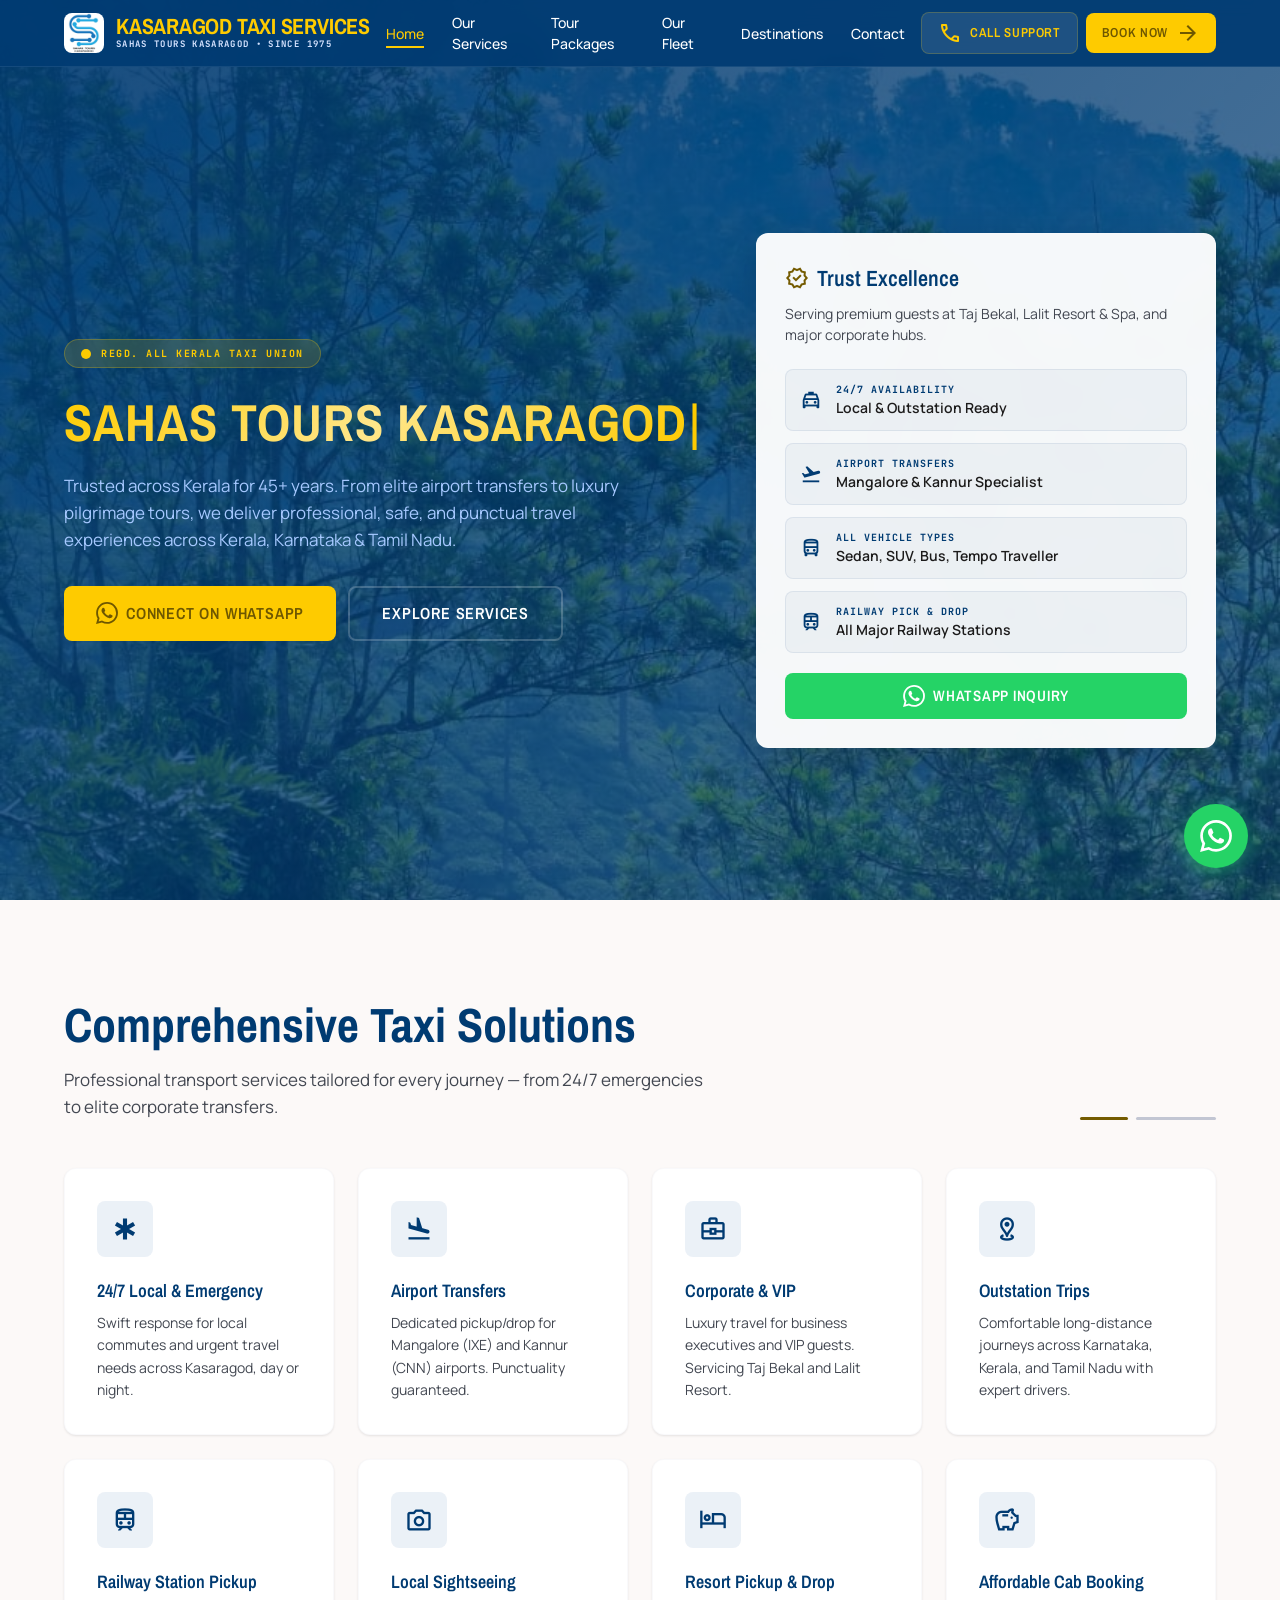
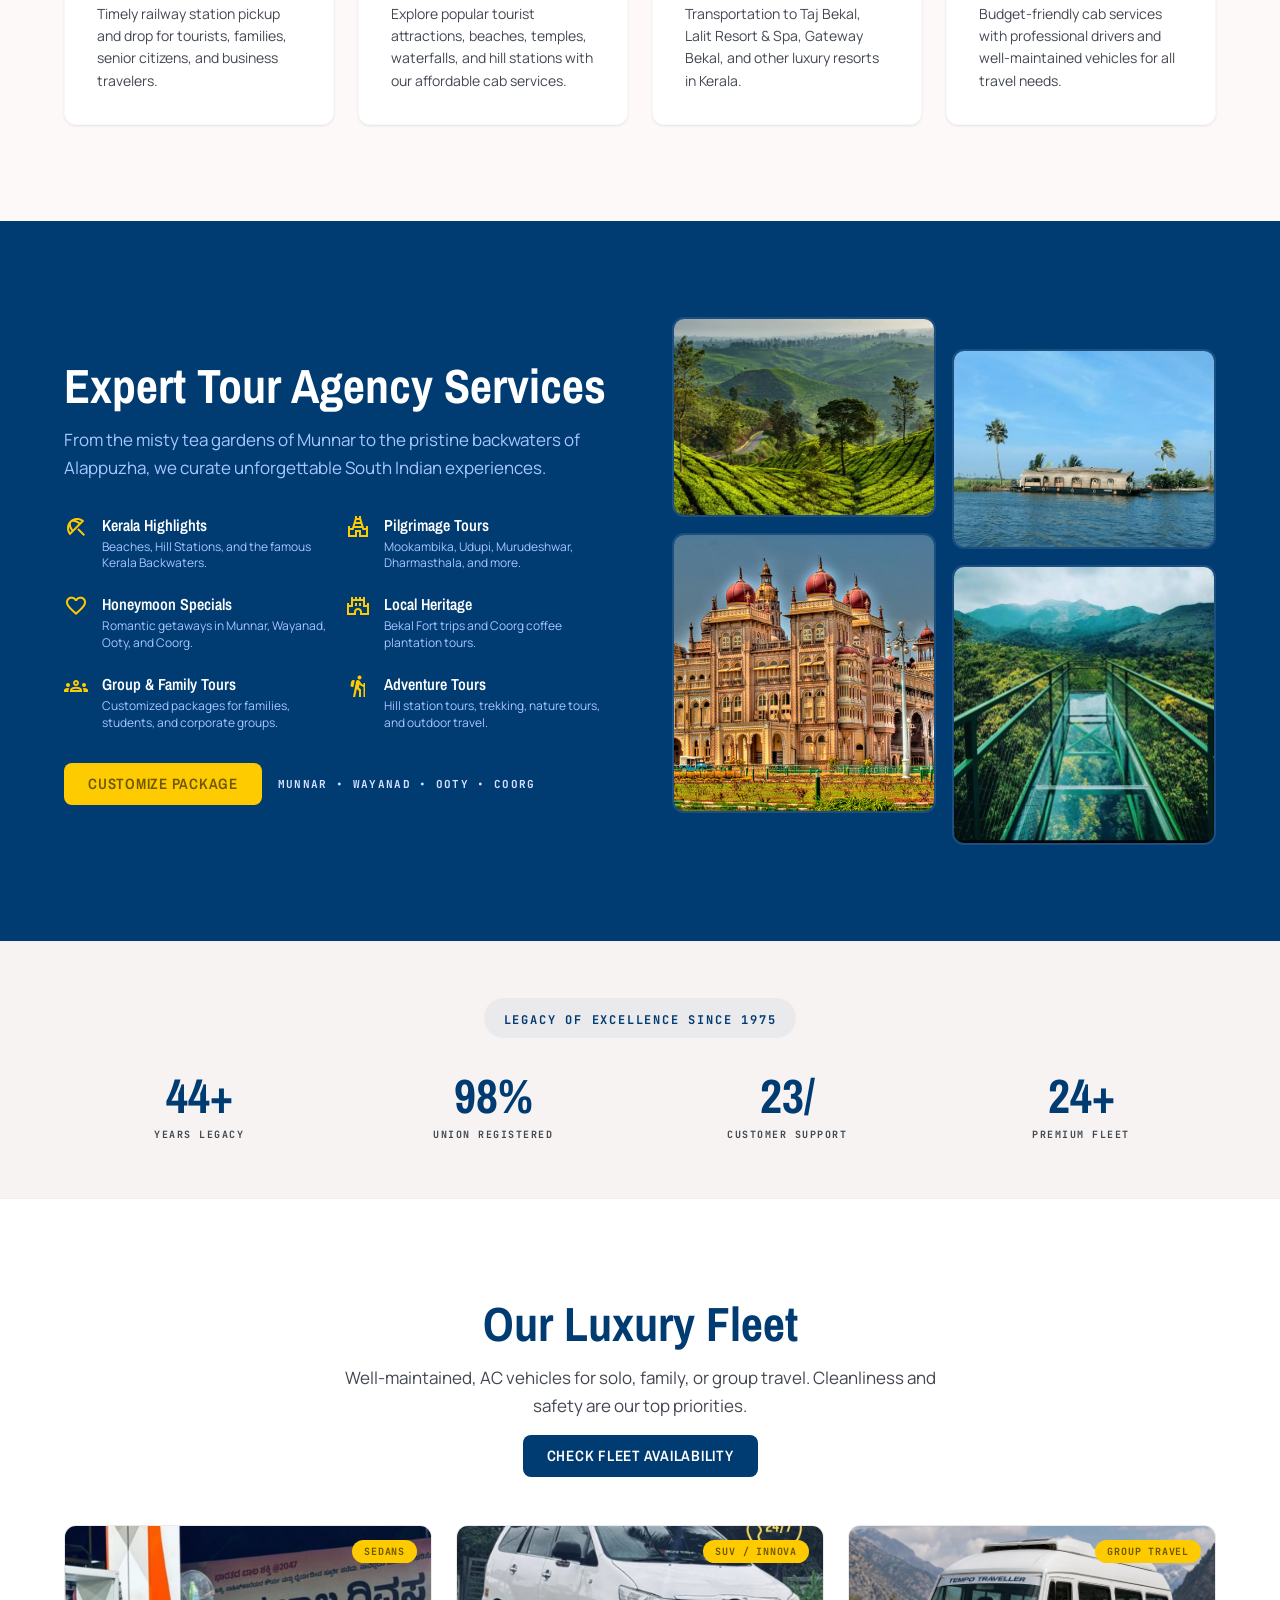
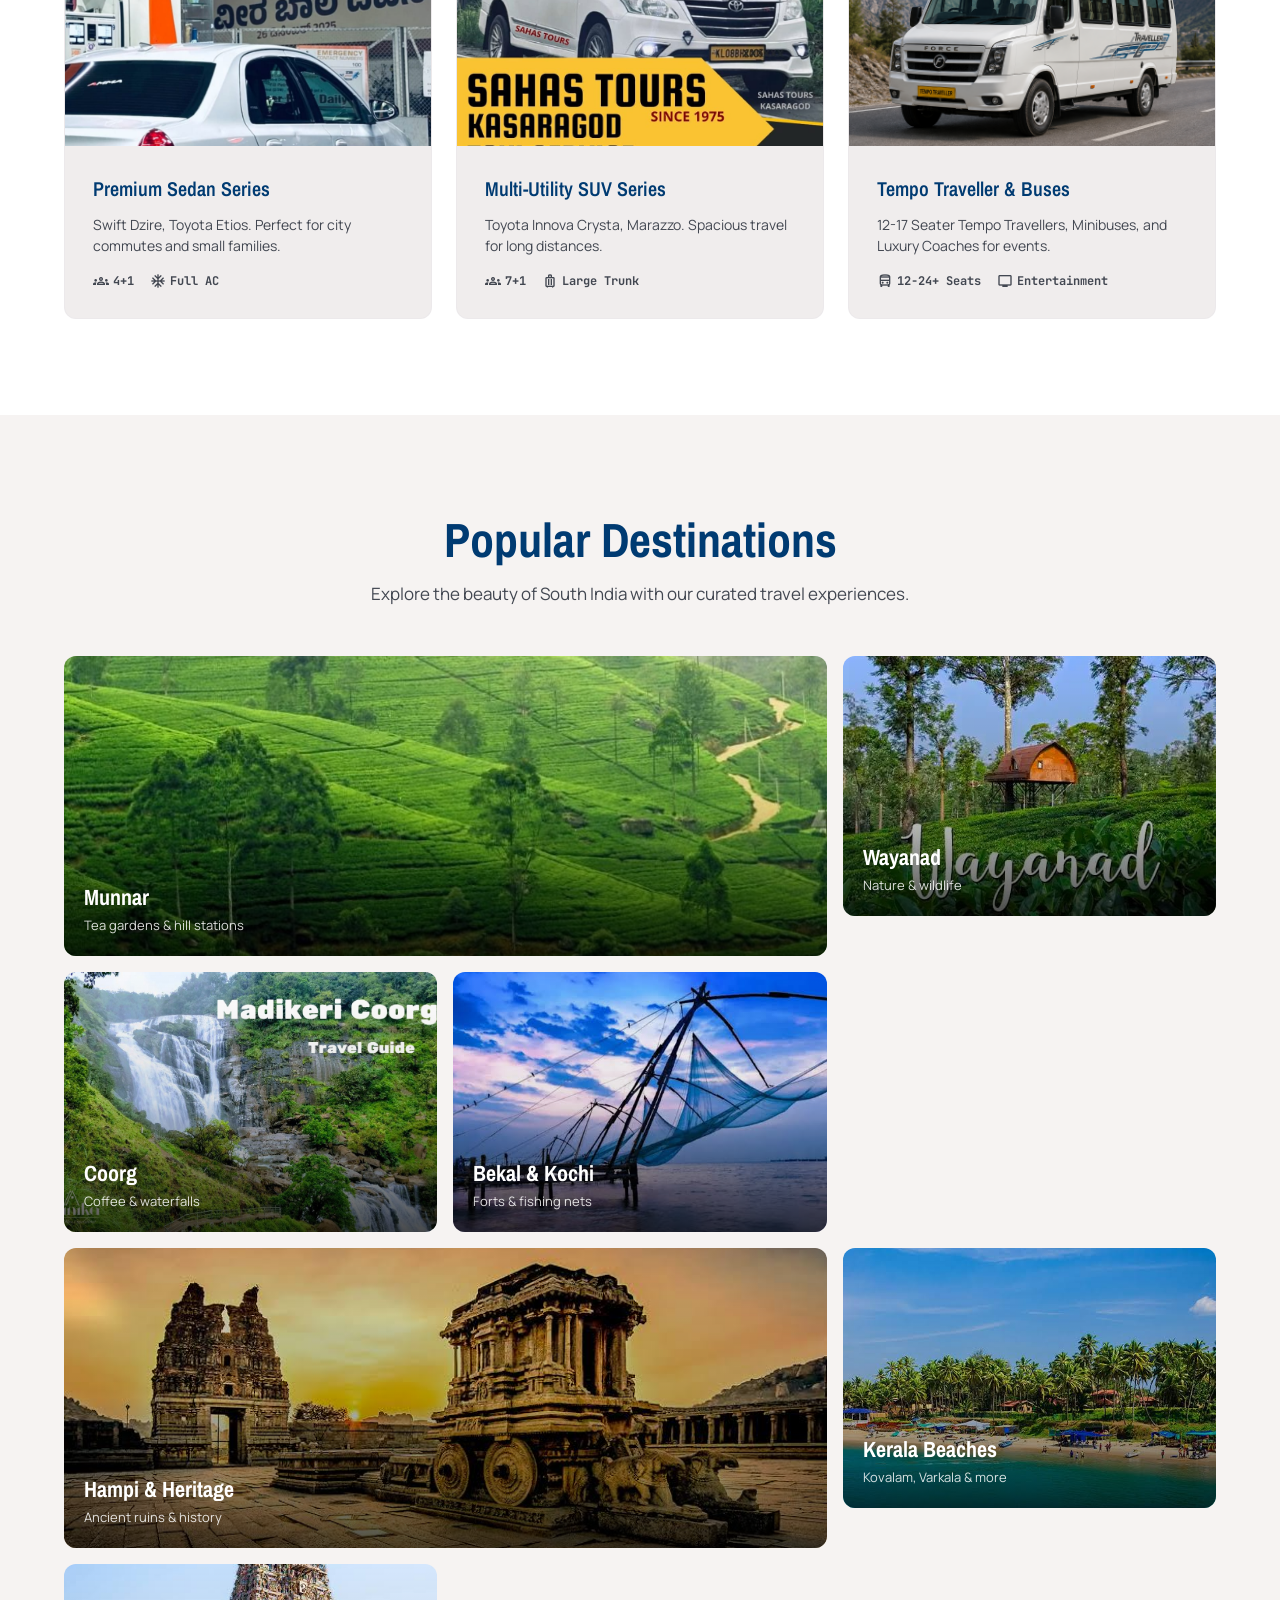
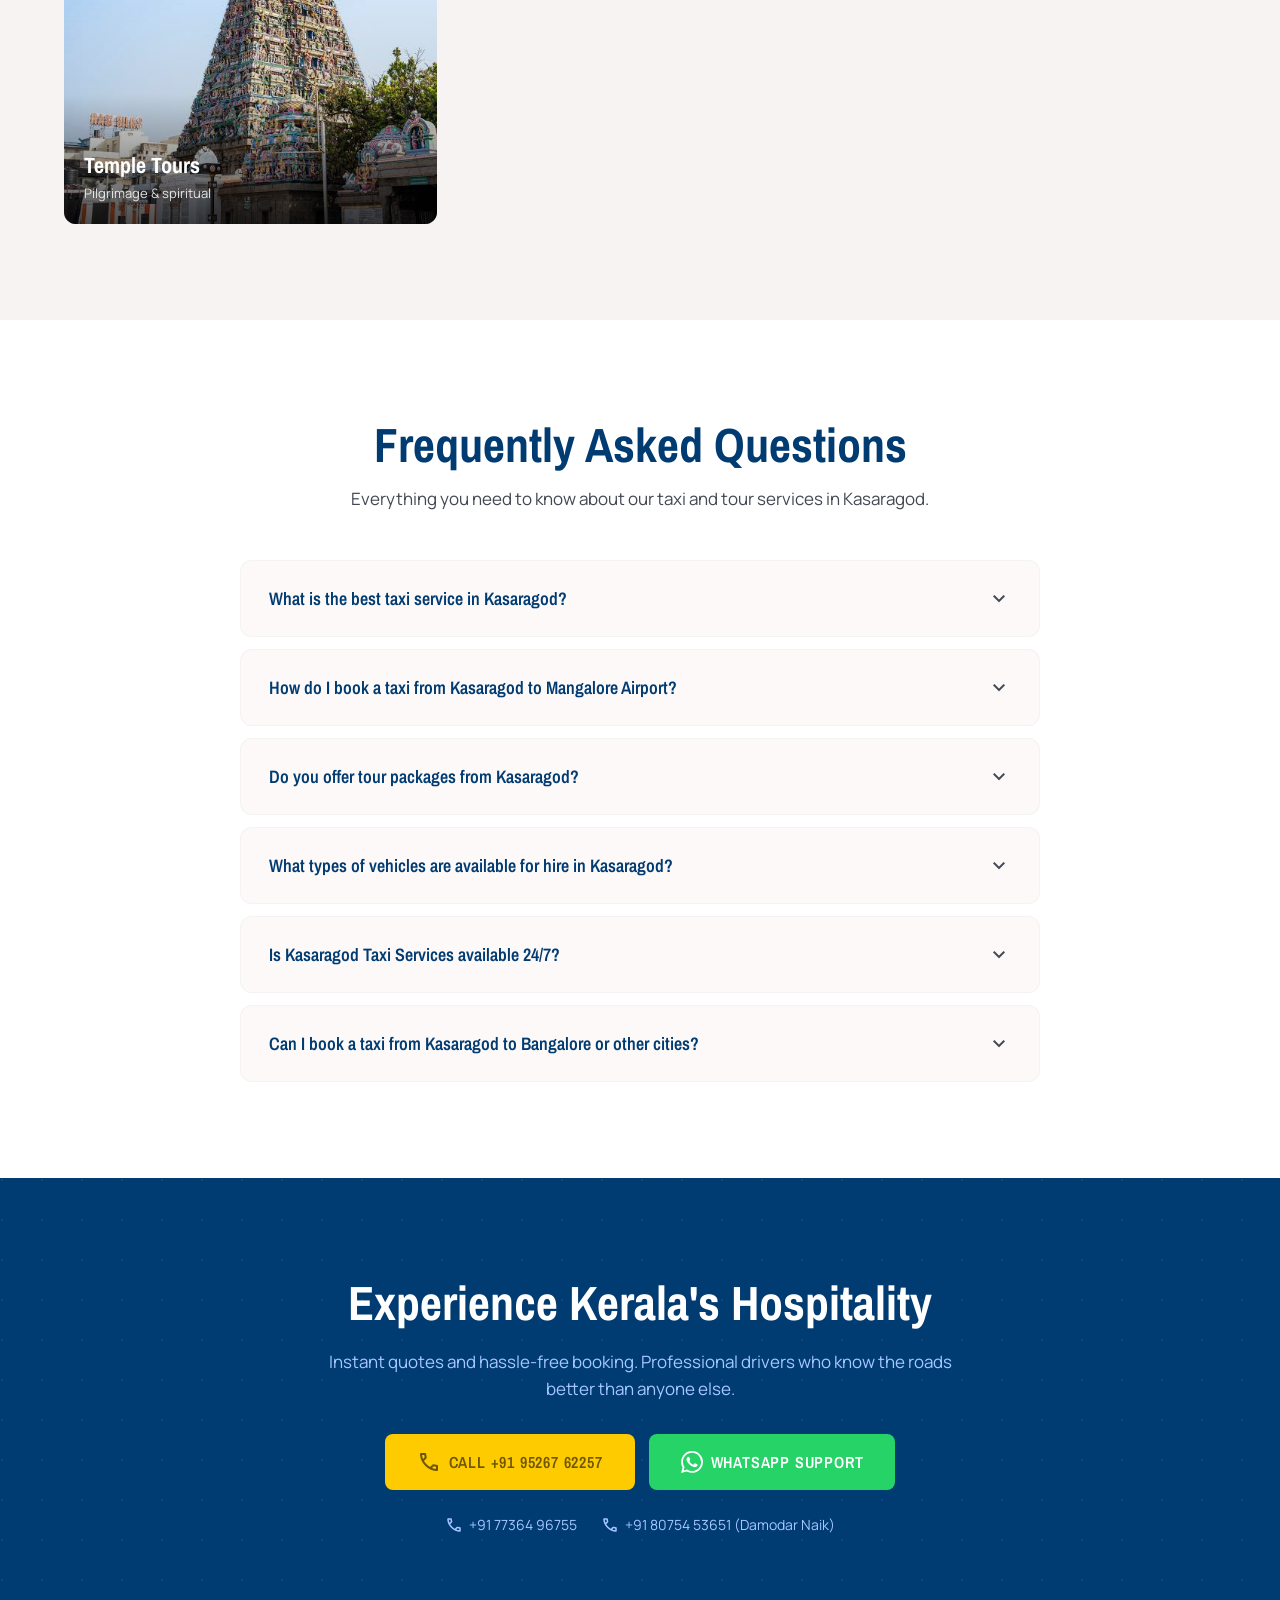
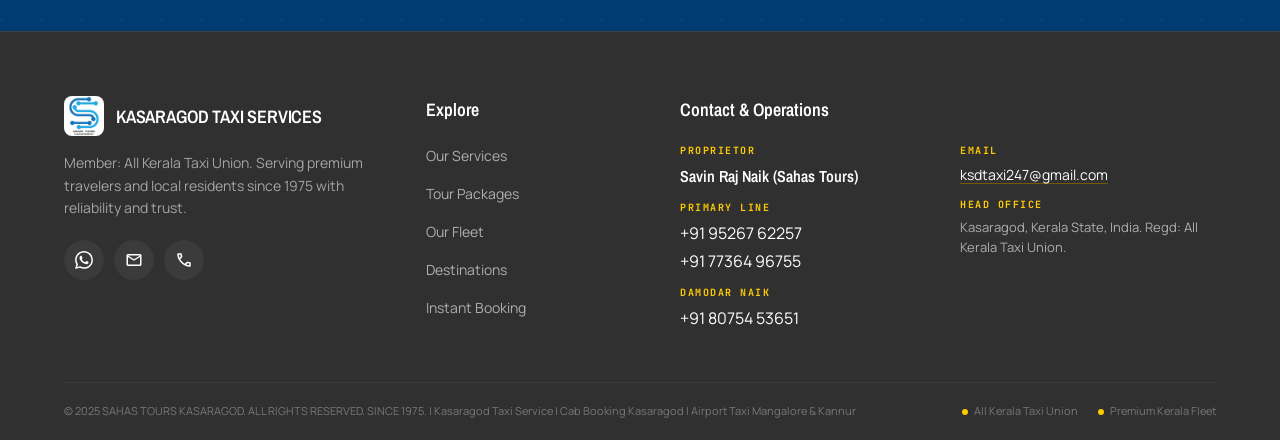
<file: index.html>
<!DOCTYPE html>
<html lang="en" itemscope itemtype="https://schema.org/TaxiService">
<head>
    <meta charset="UTF-8">
    <meta name="viewport" content="width=device-width, initial-scale=1.0">
    <title>Kasaragod Taxi Service | 24/7 Cab Booking & Tours – Sahas Tours Since 1975</title>
    <meta name="description" content="#1 Kasaragod taxi service – Sahas Tours Kasaragod offers 24/7 cab booking, Mangalore & Kannur airport taxi, Bekal Fort trips, Kerala tour packages, outstation travel, tempo traveller & bus hire. Regd. All Kerala Taxi Union. Call +91 95267 62257.">
    <meta name="keywords" content="Kasaragod taxi, Kasaragod taxi service, taxi service Kasaragod, Kasaragod cab booking, Sahas Tours Kasaragod, airport taxi Mangalore, airport taxi Kannur, Bekal taxi, Bekal Fort taxi, outstation taxi Kasaragod, Kerala tour packages, Kasaragod to Mangalore taxi, Kasaragod to Kannur taxi, Kasaragod to Bangalore taxi, tempo traveller Kasaragod, bus hire Kasaragod, cab booking Kasaragod, pilgrimage tours Kerala, honeymoon tours Kerala, Munnar tour package, Wayanad tour, Coorg taxi, Kasaragod car rental, taxi near me Kasaragod, Kasaragod travel agency">
    <meta name="author" content="Sahas Tours Kasaragod – Kasaragod Taxi Services">
    <meta name="robots" content="index, follow, max-snippet:-1, max-image-preview:large, max-video-preview:-1">
    <link rel="canonical" href="https://kasaragodtaxiservice.vercel.app/">
    <meta name="language" content="English">
    <link rel="alternate" hreflang="en" href="https://kasaragodtaxiservice.vercel.app/">

    <!-- Geo Meta Tags for Local SEO -->
    <meta name="geo.region" content="IN-KL">
    <meta name="geo.placename" content="Kasaragod, Kerala">
    <meta name="geo.position" content="12.4996;74.9869">
    <meta name="ICBM" content="12.4996, 74.9869">

    <!-- Open Graph -->
    <meta property="og:title" content="Kasaragod Taxi Service | 24/7 Cab Booking – Sahas Tours">
    <meta property="og:description" content="Premium 24/7 taxi & tour services in Kasaragod since 1975. Airport transfers to Mangalore & Kannur, Kerala tour packages, Bekal Fort trips, outstation travel. Call +91 95267 62257.">
    <meta property="og:type" content="website">
    <meta property="og:url" content="https://kasaragodtaxiservice.vercel.app/">
    <meta property="og:image" content="https://kasaragodtaxiservice.vercel.app/imgs/logo-blue.jpg">
    <meta property="og:image:alt" content="Kasaragod Taxi Services - Sahas Tours Logo">
    <meta property="og:site_name" content="Kasaragod Taxi Services - Sahas Tours">
    <meta property="og:locale" content="en_IN">

    <!-- Twitter Card -->
    <meta name="twitter:card" content="summary_large_image">
    <meta name="twitter:title" content="Kasaragod Taxi Service | 24/7 Cab Booking – Sahas Tours">
    <meta name="twitter:description" content="#1 taxi service in Kasaragod since 1975. Airport transfers, Kerala tours, outstation travel. Call +91 95267 62257.">
    <meta name="twitter:image" content="https://kasaragodtaxiservice.vercel.app/imgs/logo-blue.jpg">

    <!-- Structured Data: LocalBusiness Schema -->
    <script type="application/ld+json">
    {
      "@context": "https://schema.org",
      "@type": "TaxiService",
      "name": "Kasaragod Taxi Services - Sahas Tours Kasaragod",
      "alternateName": ["Sahas Tours Kasaragod", "Kasaragod Taxi", "KSD Taxi"],
      "description": "Premium 24/7 taxi and tour services in Kasaragod, Kerala since 1975. Airport transfers, Kerala tour packages, outstation travel, tempo traveller and bus hire.",
      "url": "https://kasaragodtaxiservice.vercel.app/",
      "logo": "https://kasaragodtaxiservice.vercel.app/imgs/logo-blue.jpg",
      "image": "https://kasaragodtaxiservice.vercel.app/imgs/logo-blue.jpg",
      "telephone": ["+91-9526762257", "+91-7736496755", "+91-8075453651"],
      "email": "ksdtaxi247@gmail.com",
      "foundingDate": "1975",
      "priceRange": "$$",
      "currenciesAccepted": "INR",
      "paymentAccepted": "Cash, UPI, Bank Transfer",
      "openingHoursSpecification": {
        "@type": "OpeningHoursSpecification",
        "dayOfWeek": ["Monday", "Tuesday", "Wednesday", "Thursday", "Friday", "Saturday", "Sunday"],
        "opens": "00:00",
        "closes": "23:59"
      },
      "address": {
        "@type": "PostalAddress",
        "streetAddress": "Kasaragod",
        "addressLocality": "Kasaragod",
        "addressRegion": "Kerala",
        "postalCode": "671121",
        "addressCountry": "IN"
      },
      "geo": {
        "@type": "GeoCoordinates",
        "latitude": 12.4996,
        "longitude": 74.9869
      },
      "areaServed": [
        {"@type": "City", "name": "Kasaragod"},
        {"@type": "City", "name": "Mangalore"},
        {"@type": "City", "name": "Kannur"},
        {"@type": "State", "name": "Kerala"},
        {"@type": "State", "name": "Karnataka"},
        {"@type": "State", "name": "Tamil Nadu"}
      ],
      "hasOfferCatalog": {
        "@type": "OfferCatalog",
        "name": "Taxi & Tour Services",
        "itemListElement": [
          {"@type": "Offer", "itemOffered": {"@type": "Service", "name": "Airport Taxi Transfer - Mangalore & Kannur"}},
          {"@type": "Offer", "itemOffered": {"@type": "Service", "name": "24/7 Local Taxi Service Kasaragod"}},
          {"@type": "Offer", "itemOffered": {"@type": "Service", "name": "Outstation Taxi - Kerala, Karnataka, Tamil Nadu"}},
          {"@type": "Offer", "itemOffered": {"@type": "Service", "name": "Kerala Tour Packages - Munnar, Wayanad, Ooty, Coorg"}},
          {"@type": "Offer", "itemOffered": {"@type": "Service", "name": "Tempo Traveller & Bus Hire Kasaragod"}},
          {"@type": "Offer", "itemOffered": {"@type": "Service", "name": "Corporate & VIP Transport"}},
          {"@type": "Offer", "itemOffered": {"@type": "Service", "name": "Pilgrimage Tour Packages"}},
          {"@type": "Offer", "itemOffered": {"@type": "Service", "name": "Bekal Fort Sightseeing Taxi"}}
        ]
      },
      "sameAs": []
    }
    </script>

    <!-- Structured Data: FAQ Schema -->
    <script type="application/ld+json">
    {
      "@context": "https://schema.org",
      "@type": "FAQPage",
      "mainEntity": [
        {
          "@type": "Question",
          "name": "What is the best taxi service in Kasaragod?",
          "acceptedAnswer": {
            "@type": "Answer",
            "text": "Sahas Tours Kasaragod (Kasaragod Taxi Services) is the most trusted taxi service in Kasaragod, operating since 1975. We are registered with the All Kerala Taxi Union and offer 24/7 cab booking, airport transfers, tour packages, and outstation travel."
          }
        },
        {
          "@type": "Question",
          "name": "How do I book a taxi from Kasaragod to Mangalore Airport?",
          "acceptedAnswer": {
            "@type": "Answer",
            "text": "You can book a Kasaragod to Mangalore Airport taxi by calling +91 95267 62257 or messaging us on WhatsApp. We offer punctual airport pickup and drop services with comfortable sedans and SUVs."
          }
        },
        {
          "@type": "Question",
          "name": "Do you offer tour packages from Kasaragod?",
          "acceptedAnswer": {
            "@type": "Answer",
            "text": "Yes! We offer customized tour packages to Munnar, Wayanad, Ooty, Coorg, Bekal Fort, Kerala backwaters, and pilgrimage destinations like Mookambika, Dharmasthala, and Udupi. Packages are available for families, honeymoon couples, and groups."
          }
        },
        {
          "@type": "Question",
          "name": "What types of vehicles are available for hire in Kasaragod?",
          "acceptedAnswer": {
            "@type": "Answer",
            "text": "We offer sedans (Swift Dzire, Toyota Etios), SUVs (Toyota Innova Crysta, Marazzo), Tempo Travellers (12-17 seater), minibuses, and luxury coaches. All vehicles are well-maintained, air-conditioned, and driven by experienced professionals."
          }
        },
        {
          "@type": "Question",
          "name": "Is Kasaragod Taxi Services available 24/7?",
          "acceptedAnswer": {
            "@type": "Answer",
            "text": "Yes, Kasaragod Taxi Services (Sahas Tours) operates 24 hours a day, 7 days a week. Whether it's an early morning airport transfer or a late-night emergency, we are always available. Call +91 95267 62257."
          }
        }
      ]
    }
    </script>

    <!-- Structured Data: WebSite Schema (for Sitelinks Search Box) -->
    <script type="application/ld+json">
    {
      "@context": "https://schema.org",
      "@type": "WebSite",
      "name": "Kasaragod Taxi Services - Sahas Tours",
      "url": "https://kasaragodtaxiservice.vercel.app/"
    }
    </script>

    <!-- Fonts -->
    <link rel="preconnect" href="https://fonts.googleapis.com">
    <link rel="preconnect" href="https://fonts.gstatic.com" crossorigin>
    <link href="https://fonts.googleapis.com/css2?family=Archivo+Narrow:ital,wght@0,400;0,600;0,700;1,700&family=Manrope:wght@400;500;600;700&family=JetBrains+Mono:wght@700&display=swap" rel="stylesheet">
    <link href="https://fonts.googleapis.com/css2?family=Material+Symbols+Outlined:wght,FILL@100..700,0..1&display=swap" rel="stylesheet">

    <link rel="stylesheet" href="styles.css">
    <link rel="icon" type="image/jpeg" href="imgs/logo-blue.jpg">
</head>
<body>

    <!-- ===================== FLOATING WHATSAPP BUTTON ===================== -->
    <a href="https://wa.me/message/MFUY7YNBQMO7P1" target="_blank" rel="noopener noreferrer" class="whatsapp-float" id="whatsapp-float" aria-label="Chat on WhatsApp">
        <svg viewBox="0 0 24 24" fill="currentColor" width="32" height="32">
            <path d="M17.472 14.382c-.297-.149-1.758-.867-2.03-.967-.273-.099-.471-.148-.67.15-.197.297-.767.966-.94 1.164-.173.199-.347.223-.644.075-.297-.15-1.255-.463-2.39-1.475-.883-.788-1.48-1.761-1.653-2.059-.173-.297-.018-.458.13-.606.134-.133.298-.347.446-.52.149-.174.198-.298.298-.497.099-.198.05-.371-.025-.52-.075-.149-.669-1.612-.916-2.207-.242-.579-.487-.5-.669-.51-.173-.008-.371-.01-.57-.01-.198 0-.52.074-.792.372-.272.297-1.04 1.016-1.04 2.479 0 1.462 1.065 2.875 1.213 3.074.149.198 2.096 3.2 5.077 4.487.709.306 1.262.489 1.694.625.712.227 1.36.195 1.871.118.571-.085 1.758-.719 2.006-1.413.248-.694.248-1.289.173-1.413-.074-.124-.272-.198-.57-.347m-5.421 7.403h-.004a9.87 9.87 0 01-5.031-1.378l-.361-.214-3.741.982.998-3.648-.235-.374a9.86 9.86 0 01-1.51-5.26c.001-5.45 4.436-9.884 9.888-9.884 2.64 0 5.122 1.03 6.988 2.898a9.825 9.825 0 012.893 6.994c-.003 5.45-4.437 9.884-9.885 9.884m8.413-18.297A11.815 11.815 0 0012.05 0C5.495 0 .16 5.335.157 11.892c0 2.096.547 4.142 1.588 5.945L.057 24l6.305-1.654a11.882 11.882 0 005.683 1.448h.005c6.554 0 11.89-5.335 11.893-11.893a11.821 11.821 0 00-3.48-8.413Z"/>
        </svg>
    </a>

    <!-- ===================== HEADER / NAVIGATION ===================== -->
    <header class="header" id="header">
        <nav class="nav container">
            <a href="#home" class="nav__brand" id="nav-brand">
                <img src="imgs/logo-blue.jpg" alt="Sahas Tours Kasaragod Logo" class="nav__logo-img">
                <div class="nav__brand-text">
                    <span class="nav__title">KASARAGOD TAXI SERVICES</span>
                    <span class="nav__subtitle">SAHAS TOURS KASARAGOD • SINCE 1975</span>
                </div>
            </a>

            <div class="nav__links" id="nav-links">
                <a href="#home" class="nav__link nav__link--active">Home</a>
                <a href="#services" class="nav__link">Our Services</a>
                <a href="#tours" class="nav__link">Tour Packages</a>
                <a href="#fleet" class="nav__link">Our Fleet</a>
                <a href="#destinations" class="nav__link">Destinations</a>
                <a href="#contact" class="nav__link">Contact</a>
            </div>

            <div class="nav__actions">
                <a href="tel:+919526762257" class="btn btn--ghost-light btn--sm" id="nav-call-btn">
                    <span class="material-symbols-outlined">call</span>
                    <span class="btn__text-desktop">Call Support</span>
                </a>
                <a href="https://wa.me/message/MFUY7YNBQMO7P1" target="_blank" rel="noopener noreferrer" class="btn btn--gold btn--sm" id="nav-book-btn">
                    Book Now <span class="material-symbols-outlined">arrow_forward</span>
                </a>
                <button class="nav__hamburger" id="nav-hamburger" aria-label="Toggle navigation">
                    <span></span><span></span><span></span>
                </button>
            </div>
        </nav>

        <!-- Mobile Menu -->
        <div class="nav__mobile" id="nav-mobile">
            <a href="#home" class="nav__mobile-link">Home</a>
            <a href="#services" class="nav__mobile-link">Our Services</a>
            <a href="#tours" class="nav__mobile-link">Tour Packages</a>
            <a href="#fleet" class="nav__mobile-link">Our Fleet</a>
            <a href="#destinations" class="nav__mobile-link">Destinations</a>
            <a href="#contact" class="nav__mobile-link">Contact</a>
            <div class="nav__mobile-actions">
                <a href="tel:+919526762257" class="btn btn--gold btn--full">
                    <span class="material-symbols-outlined">call</span> Call +91 95267 62257
                </a>
                <a href="https://wa.me/message/MFUY7YNBQMO7P1" target="_blank" rel="noopener noreferrer" class="btn btn--whatsapp btn--full">
                    <svg viewBox="0 0 24 24" fill="currentColor" width="20" height="20"><path d="M17.472 14.382c-.297-.149-1.758-.867-2.03-.967-.273-.099-.471-.148-.67.15-.197.297-.767.966-.94 1.164-.173.199-.347.223-.644.075-.297-.15-1.255-.463-2.39-1.475-.883-.788-1.48-1.761-1.653-2.059-.173-.297-.018-.458.13-.606.134-.133.298-.347.446-.52.149-.174.198-.298.298-.497.099-.198.05-.371-.025-.52-.075-.149-.669-1.612-.916-2.207-.242-.579-.487-.5-.669-.51-.173-.008-.371-.01-.57-.01-.198 0-.52.074-.792.372-.272.297-1.04 1.016-1.04 2.479 0 1.462 1.065 2.875 1.213 3.074.149.198 2.096 3.2 5.077 4.487.709.306 1.262.489 1.694.625.712.227 1.36.195 1.871.118.571-.085 1.758-.719 2.006-1.413.248-.694.248-1.289.173-1.413-.074-.124-.272-.198-.57-.347m-5.421 7.403h-.004a9.87 9.87 0 01-5.031-1.378l-.361-.214-3.741.982.998-3.648-.235-.374a9.86 9.86 0 01-1.51-5.26c.001-5.45 4.436-9.884 9.888-9.884 2.64 0 5.122 1.03 6.988 2.898a9.825 9.825 0 012.893 6.994c-.003 5.45-4.437 9.884-9.885 9.884m8.413-18.297A11.815 11.815 0 0012.05 0C5.495 0 .16 5.335.157 11.892c0 2.096.547 4.142 1.588 5.945L.057 24l6.305-1.654a11.882 11.882 0 005.683 1.448h.005c6.554 0 11.89-5.335 11.893-11.893a11.821 11.821 0 00-3.48-8.413Z"/></svg>
                    WhatsApp Inquiry
                </a>
            </div>
        </div>
    </header>

    <main>
        <!-- ===================== HERO SECTION ===================== -->
        <section class="hero" id="home">
            <div class="hero__bg">
                <img src="imgs/kerala-road.jpg" alt="Sahas Tours Kasaragod Fleet" class="hero__bg-img">
                <div class="hero__overlay"></div>
            </div>
            <div class="hero__content container">
                <div class="hero__left">
                    <div class="hero__badge">
                        <span class="pulse-dot"></span>
                        <span class="hero__badge-text">REGD. ALL KERALA TAXI UNION</span>
                    </div>
                    <h1 class="hero__heading">
                        <span class="hero__typing-wrapper">
                            <span class="hero__typing-text" id="hero-typing-text"></span>
                            <span class="hero__typing-cursor">|</span>
                        </span>
                    </h1>
                    <p class="hero__description">
                        Trusted across Kerala for 45+ years. From elite airport transfers to luxury pilgrimage tours, we deliver professional, safe, and punctual travel experiences across Kerala, Karnataka & Tamil Nadu.
                    </p>
                    <div class="hero__cta">
                        <a href="https://wa.me/message/MFUY7YNBQMO7P1" target="_blank" rel="noopener noreferrer" class="btn btn--gold btn--lg" id="hero-whatsapp-btn">
                            <svg viewBox="0 0 24 24" fill="currentColor" width="22" height="22"><path d="M17.472 14.382c-.297-.149-1.758-.867-2.03-.967-.273-.099-.471-.148-.67.15-.197.297-.767.966-.94 1.164-.173.199-.347.223-.644.075-.297-.15-1.255-.463-2.39-1.475-.883-.788-1.48-1.761-1.653-2.059-.173-.297-.018-.458.13-.606.134-.133.298-.347.446-.52.149-.174.198-.298.298-.497.099-.198.05-.371-.025-.52-.075-.149-.669-1.612-.916-2.207-.242-.579-.487-.5-.669-.51-.173-.008-.371-.01-.57-.01-.198 0-.52.074-.792.372-.272.297-1.04 1.016-1.04 2.479 0 1.462 1.065 2.875 1.213 3.074.149.198 2.096 3.2 5.077 4.487.709.306 1.262.489 1.694.625.712.227 1.36.195 1.871.118.571-.085 1.758-.719 2.006-1.413.248-.694.248-1.289.173-1.413-.074-.124-.272-.198-.57-.347m-5.421 7.403h-.004a9.87 9.87 0 01-5.031-1.378l-.361-.214-3.741.982.998-3.648-.235-.374a9.86 9.86 0 01-1.51-5.26c.001-5.45 4.436-9.884 9.888-9.884 2.64 0 5.122 1.03 6.988 2.898a9.825 9.825 0 012.893 6.994c-.003 5.45-4.437 9.884-9.885 9.884m8.413-18.297A11.815 11.815 0 0012.05 0C5.495 0 .16 5.335.157 11.892c0 2.096.547 4.142 1.588 5.945L.057 24l6.305-1.654a11.882 11.882 0 005.683 1.448h.005c6.554 0 11.89-5.335 11.893-11.893a11.821 11.821 0 00-3.48-8.413Z"/></svg>
                            Connect on WhatsApp
                        </a>
                        <a href="#services" class="btn btn--outline-light btn--lg" id="hero-services-btn">Explore Services</a>
                    </div>
                </div>
                <div class="hero__right">
                    <div class="hero__card glass-card">
                        <h3 class="hero__card-title">
                            <span class="material-symbols-outlined" style="color: var(--secondary);">verified</span>
                            Trust Excellence
                        </h3>
                        <p class="hero__card-desc">Serving premium guests at Taj Bekal, Lalit Resort & Spa, and major corporate hubs.</p>
                        <div class="hero__card-features">
                            <div class="hero__card-feature">
                                <span class="material-symbols-outlined">local_taxi</span>
                                <div>
                                    <div class="hero__card-label">24/7 AVAILABILITY</div>
                                    <div class="hero__card-value">Local & Outstation Ready</div>
                                </div>
                            </div>
                            <div class="hero__card-feature">
                                <span class="material-symbols-outlined">flight_takeoff</span>
                                <div>
                                    <div class="hero__card-label">AIRPORT TRANSFERS</div>
                                    <div class="hero__card-value">Mangalore & Kannur Specialist</div>
                                </div>
                            </div>
                            <div class="hero__card-feature">
                                <span class="material-symbols-outlined">directions_bus</span>
                                <div>
                                    <div class="hero__card-label">ALL VEHICLE TYPES</div>
                                    <div class="hero__card-value">Sedan, SUV, Bus, Tempo Traveller</div>
                                </div>
                            </div>
                            <div class="hero__card-feature">
                                <span class="material-symbols-outlined">train</span>
                                <div>
                                    <div class="hero__card-label">RAILWAY PICK & DROP</div>
                                    <div class="hero__card-value">All Major Railway Stations</div>
                                </div>
                            </div>
                        </div>
                        <a href="https://wa.me/message/MFUY7YNBQMO7P1" target="_blank" rel="noopener noreferrer" class="btn btn--whatsapp btn--full" id="hero-card-whatsapp">
                            <svg viewBox="0 0 24 24" fill="currentColor" width="22" height="22"><path d="M17.472 14.382c-.297-.149-1.758-.867-2.03-.967-.273-.099-.471-.148-.67.15-.197.297-.767.966-.94 1.164-.173.199-.347.223-.644.075-.297-.15-1.255-.463-2.39-1.475-.883-.788-1.48-1.761-1.653-2.059-.173-.297-.018-.458.13-.606.134-.133.298-.347.446-.52.149-.174.198-.298.298-.497.099-.198.05-.371-.025-.52-.075-.149-.669-1.612-.916-2.207-.242-.579-.487-.5-.669-.51-.173-.008-.371-.01-.57-.01-.198 0-.52.074-.792.372-.272.297-1.04 1.016-1.04 2.479 0 1.462 1.065 2.875 1.213 3.074.149.198 2.096 3.2 5.077 4.487.709.306 1.262.489 1.694.625.712.227 1.36.195 1.871.118.571-.085 1.758-.719 2.006-1.413.248-.694.248-1.289.173-1.413-.074-.124-.272-.198-.57-.347m-5.421 7.403h-.004a9.87 9.87 0 01-5.031-1.378l-.361-.214-3.741.982.998-3.648-.235-.374a9.86 9.86 0 01-1.51-5.26c.001-5.45 4.436-9.884 9.888-9.884 2.64 0 5.122 1.03 6.988 2.898a9.825 9.825 0 012.893 6.994c-.003 5.45-4.437 9.884-9.885 9.884m8.413-18.297A11.815 11.815 0 0012.05 0C5.495 0 .16 5.335.157 11.892c0 2.096.547 4.142 1.588 5.945L.057 24l6.305-1.654a11.882 11.882 0 005.683 1.448h.005c6.554 0 11.89-5.335 11.893-11.893a11.821 11.821 0 00-3.48-8.413Z"/></svg>
                            WhatsApp Inquiry
                        </a>
                    </div>
                </div>
            </div>
        </section>

        <!-- ===================== SERVICES SECTION ===================== -->
        <section class="services" id="services">
            <div class="container">
                <div class="section-header">
                    <div class="section-header__text">
                        <h2 class="section-title">Comprehensive Taxi Solutions</h2>
                        <p class="section-subtitle">Professional transport services tailored for every journey — from 24/7 emergencies to elite corporate transfers.</p>
                    </div>
                    <div class="section-header__accent">
                        <div class="accent-line accent-line--gold"></div>
                        <div class="accent-line accent-line--grey"></div>
                    </div>
                </div>

                <div class="services__grid">
                    <div class="service-card" id="service-emergency">
                        <div class="service-card__icon">
                            <span class="material-symbols-outlined">emergency</span>
                        </div>
                        <h4 class="service-card__title">24/7 Local & Emergency</h4>
                        <p class="service-card__desc">Swift response for local commutes and urgent travel needs across Kasaragod, day or night.</p>
                    </div>
                    <div class="service-card" id="service-airport">
                        <div class="service-card__icon">
                            <span class="material-symbols-outlined">flight_land</span>
                        </div>
                        <h4 class="service-card__title">Airport Transfers</h4>
                        <p class="service-card__desc">Dedicated pickup/drop for Mangalore (IXE) and Kannur (CNN) airports. Punctuality guaranteed.</p>
                    </div>
                    <div class="service-card" id="service-corporate">
                        <div class="service-card__icon">
                            <span class="material-symbols-outlined">business_center</span>
                        </div>
                        <h4 class="service-card__title">Corporate & VIP</h4>
                        <p class="service-card__desc">Luxury travel for business executives and VIP guests. Servicing Taj Bekal and Lalit Resort.</p>
                    </div>
                    <div class="service-card" id="service-outstation">
                        <div class="service-card__icon">
                            <span class="material-symbols-outlined">distance</span>
                        </div>
                        <h4 class="service-card__title">Outstation Trips</h4>
                        <p class="service-card__desc">Comfortable long-distance journeys across Karnataka, Kerala, and Tamil Nadu with expert drivers.</p>
                    </div>
                    <div class="service-card" id="service-railway">
                        <div class="service-card__icon">
                            <span class="material-symbols-outlined">train</span>
                        </div>
                        <h4 class="service-card__title">Railway Station Pickup</h4>
                        <p class="service-card__desc">Timely railway station pickup and drop for tourists, families, senior citizens, and business travelers.</p>
                    </div>
                    <div class="service-card" id="service-sightseeing">
                        <div class="service-card__icon">
                            <span class="material-symbols-outlined">photo_camera</span>
                        </div>
                        <h4 class="service-card__title">Local Sightseeing</h4>
                        <p class="service-card__desc">Explore popular tourist attractions, beaches, temples, waterfalls, and hill stations with our affordable cab services.</p>
                    </div>
                    <div class="service-card" id="service-resort">
                        <div class="service-card__icon">
                            <span class="material-symbols-outlined">hotel</span>
                        </div>
                        <h4 class="service-card__title">Resort Pickup & Drop</h4>
                        <p class="service-card__desc">Transportation to Taj Bekal, Lalit Resort & Spa, Gateway Bekal, and other luxury resorts in Kerala.</p>
                    </div>
                    <div class="service-card" id="service-cab-booking">
                        <div class="service-card__icon">
                            <span class="material-symbols-outlined">savings</span>
                        </div>
                        <h4 class="service-card__title">Affordable Cab Booking</h4>
                        <p class="service-card__desc">Budget-friendly cab services with professional drivers and well-maintained vehicles for all travel needs.</p>
                    </div>
                </div>
            </div>
        </section>

        <!-- ===================== TOUR AGENCY SECTION ===================== -->
        <section class="tours" id="tours">
            <div class="container">
                <div class="tours__layout">
                    <div class="tours__info">
                        <h2 class="section-title section-title--light">Expert Tour Agency Services</h2>
                        <p class="tours__desc">From the misty tea gardens of Munnar to the pristine backwaters of Alappuzha, we curate unforgettable South Indian experiences.</p>

                        <div class="tours__highlights">
                            <div class="tour-highlight">
                                <span class="material-symbols-outlined tour-highlight__icon">beach_access</span>
                                <div>
                                    <h5 class="tour-highlight__title">Kerala Highlights</h5>
                                    <p class="tour-highlight__desc">Beaches, Hill Stations, and the famous Kerala Backwaters.</p>
                                </div>
                            </div>
                            <div class="tour-highlight">
                                <span class="material-symbols-outlined tour-highlight__icon">temple_hindu</span>
                                <div>
                                    <h5 class="tour-highlight__title">Pilgrimage Tours</h5>
                                    <p class="tour-highlight__desc">Mookambika, Udupi, Murudeshwar, Dharmasthala, and more.</p>
                                </div>
                            </div>
                            <div class="tour-highlight">
                                <span class="material-symbols-outlined tour-highlight__icon">favorite</span>
                                <div>
                                    <h5 class="tour-highlight__title">Honeymoon Specials</h5>
                                    <p class="tour-highlight__desc">Romantic getaways in Munnar, Wayanad, Ooty, and Coorg.</p>
                                </div>
                            </div>
                            <div class="tour-highlight">
                                <span class="material-symbols-outlined tour-highlight__icon">castle</span>
                                <div>
                                    <h5 class="tour-highlight__title">Local Heritage</h5>
                                    <p class="tour-highlight__desc">Bekal Fort trips and Coorg coffee plantation tours.</p>
                                </div>
                            </div>
                            <div class="tour-highlight">
                                <span class="material-symbols-outlined tour-highlight__icon">groups</span>
                                <div>
                                    <h5 class="tour-highlight__title">Group & Family Tours</h5>
                                    <p class="tour-highlight__desc">Customized packages for families, students, and corporate groups.</p>
                                </div>
                            </div>
                            <div class="tour-highlight">
                                <span class="material-symbols-outlined tour-highlight__icon">hiking</span>
                                <div>
                                    <h5 class="tour-highlight__title">Adventure Tours</h5>
                                    <p class="tour-highlight__desc">Hill station tours, trekking, nature tours, and outdoor travel.</p>
                                </div>
                            </div>
                        </div>

                        <div class="tours__cta">
                            <a href="https://wa.me/message/MFUY7YNBQMO7P1" target="_blank" rel="noopener noreferrer" class="btn btn--gold" id="tours-customize-btn">Customize Package</a>
                            <span class="tours__destinations-label">MUNNAR • WAYANAD • OOTY • COORG</span>
                        </div>
                    </div>

                    <div class="tours__gallery">
                        <div class="tours__gallery-col">
                            <img src="imgs/tea-gardens.jpg" alt="Munnar Tea Gardens" class="tours__gallery-img" loading="lazy">
                            <img src="imgs/mysore-palace.jpg" alt="Mysore Palace Heritage" class="tours__gallery-img" loading="lazy">
                        </div>
                        <div class="tours__gallery-col tours__gallery-col--offset">
                            <img src="imgs/houseboat.jpg" alt="Kerala Houseboat Experience" class="tours__gallery-img" loading="lazy">
                            <img src="imgs/glass-bridge.jpg" alt="Wayanad Skywalk" class="tours__gallery-img" loading="lazy">
                        </div>
                    </div>
                </div>
            </div>
        </section>

        <!-- ===================== HERITAGE / STATS SECTION ===================== -->
        <section class="heritage" id="heritage">
            <div class="container">
                <div class="heritage__badge">
                    <span class="heritage__badge-text">LEGACY OF EXCELLENCE SINCE 1975</span>
                </div>
                <div class="heritage__stats">
                    <div class="stat" id="stat-years">
                        <div class="stat__number">45+</div>
                        <div class="stat__label">YEARS LEGACY</div>
                    </div>
                    <div class="stat" id="stat-registered">
                        <div class="stat__number">100%</div>
                        <div class="stat__label">UNION REGISTERED</div>
                    </div>
                    <div class="stat" id="stat-support">
                        <div class="stat__number">24/7</div>
                        <div class="stat__label">CUSTOMER SUPPORT</div>
                    </div>
                    <div class="stat" id="stat-fleet">
                        <div class="stat__number">25+</div>
                        <div class="stat__label">PREMIUM FLEET</div>
                    </div>
                </div>
            </div>
        </section>

        <!-- ===================== FLEET SECTION ===================== -->
        <section class="fleet" id="fleet">
            <div class="container">
                <div class="section-header section-header--center">
                    <div class="section-header__text">
                        <h2 class="section-title">Our Luxury Fleet</h2>
                        <p class="section-subtitle">Well-maintained, AC vehicles for solo, family, or group travel. Cleanliness and safety are our top priorities.</p>
                    </div>
                    <a href="https://wa.me/message/MFUY7YNBQMO7P1" target="_blank" rel="noopener noreferrer" class="btn btn--primary" id="fleet-availability-btn">Check Fleet Availability</a>
                </div>

                <div class="fleet__grid">
                    <!-- Sedan -->
                    <div class="fleet-card" id="fleet-sedan">
                        <div class="fleet-card__img-wrapper">
                            <img src="imgs/sedan-etios.jpg" alt="Premium Sedan - Toyota Etios" class="fleet-card__img" loading="lazy">
                            <span class="fleet-card__badge">SEDANS</span>
                        </div>
                        <div class="fleet-card__body">
                            <h4 class="fleet-card__title">Premium Sedan Series</h4>
                            <p class="fleet-card__desc">Swift Dzire, Toyota Etios. Perfect for city commutes and small families.</p>
                            <div class="fleet-card__specs">
                                <span class="fleet-card__spec"><span class="material-symbols-outlined">groups</span> 4+1</span>
                                <span class="fleet-card__spec"><span class="material-symbols-outlined">ac_unit</span> Full AC</span>
                            </div>
                        </div>
                    </div>
                    <!-- SUV / Innova -->
                    <div class="fleet-card" id="fleet-suv">
                        <div class="fleet-card__img-wrapper">
                            <img src="imgs/fleet-etios-innova.jpg" alt="Multi-Utility SUV - Toyota Innova" class="fleet-card__img" loading="lazy">
                            <span class="fleet-card__badge">SUV / INNOVA</span>
                        </div>
                        <div class="fleet-card__body">
                            <h4 class="fleet-card__title">Multi-Utility SUV Series</h4>
                            <p class="fleet-card__desc">Toyota Innova Crysta, Marazzo. Spacious travel for long distances.</p>
                            <div class="fleet-card__specs">
                                <span class="fleet-card__spec"><span class="material-symbols-outlined">groups</span> 7+1</span>
                                <span class="fleet-card__spec"><span class="material-symbols-outlined">luggage</span> Large Trunk</span>
                            </div>
                        </div>
                    </div>
                    <!-- Tempo Traveler -->
                    <div class="fleet-card" id="fleet-tempo">
                        <div class="fleet-card__img-wrapper">
                            <img src="imgs/IMG_0321.PNG" alt="Tempo Traveler & Buses" class="fleet-card__img" loading="lazy">
                            <span class="fleet-card__badge">GROUP TRAVEL</span>
                        </div>
                        <div class="fleet-card__body">
                            <h4 class="fleet-card__title">Tempo Traveller & Buses</h4>
                            <p class="fleet-card__desc">12-17 Seater Tempo Travellers, Minibuses, and Luxury Coaches for events.</p>
                            <div class="fleet-card__specs">
                                <span class="fleet-card__spec"><span class="material-symbols-outlined">directions_bus</span> 12-24+ Seats</span>
                                <span class="fleet-card__spec"><span class="material-symbols-outlined">tv</span> Entertainment</span>
                            </div>
                        </div>
                    </div>
                </div>
            </div>
        </section>

        <!-- ===================== DESTINATIONS SECTION ===================== -->
        <section class="destinations" id="destinations">
            <div class="container">
                <div class="section-header section-header--center">
                    <div class="section-header__text">
                        <h2 class="section-title">Popular Destinations</h2>
                        <p class="section-subtitle">Explore the beauty of South India with our curated travel experiences.</p>
                    </div>
                </div>

                <div class="destinations__grid">
                    <a href="https://wa.me/message/MFUY7YNBQMO7P1" target="_blank" rel="noopener noreferrer" class="dest-card dest-card--wide" id="dest-munnar">
                        <img src="imgs/munnar-tea.jpg" alt="Munnar Tea Gardens" class="dest-card__img" loading="lazy">
                        <div class="dest-card__overlay">
                            <h4 class="dest-card__title">Munnar</h4>
                            <p class="dest-card__desc">Tea gardens & hill stations</p>
                        </div>
                    </a>
                    <a href="https://wa.me/message/MFUY7YNBQMO7P1" target="_blank" rel="noopener noreferrer" class="dest-card" id="dest-wayanad">
                        <img src="imgs/wayanad.jpg" alt="Wayanad" class="dest-card__img" loading="lazy">
                        <div class="dest-card__overlay">
                            <h4 class="dest-card__title">Wayanad</h4>
                            <p class="dest-card__desc">Nature & wildlife</p>
                        </div>
                    </a>
                    <a href="https://wa.me/message/MFUY7YNBQMO7P1" target="_blank" rel="noopener noreferrer" class="dest-card" id="dest-coorg">
                        <img src="imgs/coorg-falls.jpg" alt="Coorg Waterfalls" class="dest-card__img" loading="lazy">
                        <div class="dest-card__overlay">
                            <h4 class="dest-card__title">Coorg</h4>
                            <p class="dest-card__desc">Coffee & waterfalls</p>
                        </div>
                    </a>
                    <a href="https://wa.me/message/MFUY7YNBQMO7P1" target="_blank" rel="noopener noreferrer" class="dest-card" id="dest-bekal">
                        <img src="imgs/kochi-nets.jpg" alt="Bekal & Kochi" class="dest-card__img" loading="lazy">
                        <div class="dest-card__overlay">
                            <h4 class="dest-card__title">Bekal & Kochi</h4>
                            <p class="dest-card__desc">Forts & fishing nets</p>
                        </div>
                    </a>
                    <a href="https://wa.me/message/MFUY7YNBQMO7P1" target="_blank" rel="noopener noreferrer" class="dest-card dest-card--wide" id="dest-hampi">
                        <img src="imgs/hampi-chariot.jpg" alt="Hampi Heritage" class="dest-card__img" loading="lazy">
                        <div class="dest-card__overlay">
                            <h4 class="dest-card__title">Hampi & Heritage</h4>
                            <p class="dest-card__desc">Ancient ruins & history</p>
                        </div>
                    </a>
                    <a href="https://wa.me/message/MFUY7YNBQMO7P1" target="_blank" rel="noopener noreferrer" class="dest-card" id="dest-beach">
                        <img src="imgs/beach-tropical.jpg" alt="Kerala Beaches" class="dest-card__img" loading="lazy">
                        <div class="dest-card__overlay">
                            <h4 class="dest-card__title">Kerala Beaches</h4>
                            <p class="dest-card__desc">Kovalam, Varkala & more</p>
                        </div>
                    </a>
                    <a href="https://wa.me/message/MFUY7YNBQMO7P1" target="_blank" rel="noopener noreferrer" class="dest-card" id="dest-temple">
                        <img src="imgs/temple-gopuram.jpg" alt="Temple Tours" class="dest-card__img" loading="lazy">
                        <div class="dest-card__overlay">
                            <h4 class="dest-card__title">Temple Tours</h4>
                            <p class="dest-card__desc">Pilgrimage & spiritual</p>
                        </div>
                    </a>
                </div>
            </div>
        </section>

        <!-- ===================== FAQ SECTION ===================== -->
        <section class="faq" id="faq">
            <div class="container">
                <div class="section-header section-header--center">
                    <div class="section-header__text">
                        <h2 class="section-title">Frequently Asked Questions</h2>
                        <p class="section-subtitle">Everything you need to know about our taxi and tour services in Kasaragod.</p>
                    </div>
                </div>

                <div class="faq__list">
                    <details class="faq__item" id="faq-best-taxi">
                        <summary class="faq__question">
                            <span>What is the best taxi service in Kasaragod?</span>
                            <span class="material-symbols-outlined faq__icon">expand_more</span>
                        </summary>
                        <div class="faq__answer">
                            <p>Sahas Tours Kasaragod (Kasaragod Taxi Services) is the most trusted taxi service in Kasaragod, operating since 1975. We are registered with the All Kerala Taxi Union and offer 24/7 cab booking, airport transfers, tour packages, and outstation travel. Our fleet includes sedans, SUVs, tempo travellers, and buses.</p>
                        </div>
                    </details>

                    <details class="faq__item" id="faq-airport-taxi">
                        <summary class="faq__question">
                            <span>How do I book a taxi from Kasaragod to Mangalore Airport?</span>
                            <span class="material-symbols-outlined faq__icon">expand_more</span>
                        </summary>
                        <div class="faq__answer">
                            <p>You can book a Kasaragod to Mangalore Airport taxi by calling <a href="tel:+919526762257">+91 95267 62257</a> or messaging us on <a href="https://wa.me/message/MFUY7YNBQMO7P1" target="_blank" rel="noopener noreferrer">WhatsApp</a>. We offer punctual airport pickup and drop services with comfortable sedans and SUVs. We also serve Kannur International Airport (CNN).</p>
                        </div>
                    </details>

                    <details class="faq__item" id="faq-tour-packages">
                        <summary class="faq__question">
                            <span>Do you offer tour packages from Kasaragod?</span>
                            <span class="material-symbols-outlined faq__icon">expand_more</span>
                        </summary>
                        <div class="faq__answer">
                            <p>Yes! We offer customized tour packages to Munnar, Wayanad, Ooty, Coorg, Bekal Fort, Kerala backwaters, and pilgrimage destinations like Mookambika, Dharmasthala, and Udupi. Packages are available for families, honeymoon couples, corporate groups, and solo travelers.</p>
                        </div>
                    </details>

                    <details class="faq__item" id="faq-vehicles">
                        <summary class="faq__question">
                            <span>What types of vehicles are available for hire in Kasaragod?</span>
                            <span class="material-symbols-outlined faq__icon">expand_more</span>
                        </summary>
                        <div class="faq__answer">
                            <p>We offer sedans (Swift Dzire, Toyota Etios), SUVs (Toyota Innova Crysta, Marazzo), Tempo Travellers (12-17 seater), minibuses, and luxury coaches. All vehicles are well-maintained, air-conditioned, and driven by experienced professional drivers.</p>
                        </div>
                    </details>

                    <details class="faq__item" id="faq-24x7">
                        <summary class="faq__question">
                            <span>Is Kasaragod Taxi Services available 24/7?</span>
                            <span class="material-symbols-outlined faq__icon">expand_more</span>
                        </summary>
                        <div class="faq__answer">
                            <p>Yes, Kasaragod Taxi Services (Sahas Tours) operates 24 hours a day, 7 days a week. Whether it's an early morning airport transfer or a late-night emergency, we are always available. Call <a href="tel:+919526762257">+91 95267 62257</a> anytime.</p>
                        </div>
                    </details>

                    <details class="faq__item" id="faq-outstation">
                        <summary class="faq__question">
                            <span>Can I book a taxi from Kasaragod to Bangalore or other cities?</span>
                            <span class="material-symbols-outlined faq__icon">expand_more</span>
                        </summary>
                        <div class="faq__answer">
                            <p>Absolutely! We provide outstation taxi services from Kasaragod to Bangalore, Mysore, Mangalore, Kochi, Coimbatore, and many other cities across Kerala, Karnataka, and Tamil Nadu. Our experienced drivers ensure safe and comfortable long-distance travel.</p>
                        </div>
                    </details>
                </div>
            </div>
        </section>

        <!-- ===================== CTA SECTION ===================== -->
        <section class="cta" id="cta">
            <div class="cta__pattern"></div>
            <div class="container cta__content">
                <h2 class="cta__heading">Experience Kerala's Hospitality</h2>
                <p class="cta__desc">Instant quotes and hassle-free booking. Professional drivers who know the roads better than anyone else.</p>
                <div class="cta__buttons">
                    <a href="tel:+919526762257" class="btn btn--gold btn--lg" id="cta-call-btn">
                        <span class="material-symbols-outlined">call</span> Call +91 95267 62257
                    </a>
                    <a href="https://wa.me/message/MFUY7YNBQMO7P1" target="_blank" rel="noopener noreferrer" class="btn btn--whatsapp btn--lg" id="cta-whatsapp-btn">
                        <svg viewBox="0 0 24 24" fill="currentColor" width="22" height="22"><path d="M17.472 14.382c-.297-.149-1.758-.867-2.03-.967-.273-.099-.471-.148-.67.15-.197.297-.767.966-.94 1.164-.173.199-.347.223-.644.075-.297-.15-1.255-.463-2.39-1.475-.883-.788-1.48-1.761-1.653-2.059-.173-.297-.018-.458.13-.606.134-.133.298-.347.446-.52.149-.174.198-.298.298-.497.099-.198.05-.371-.025-.52-.075-.149-.669-1.612-.916-2.207-.242-.579-.487-.5-.669-.51-.173-.008-.371-.01-.57-.01-.198 0-.52.074-.792.372-.272.297-1.04 1.016-1.04 2.479 0 1.462 1.065 2.875 1.213 3.074.149.198 2.096 3.2 5.077 4.487.709.306 1.262.489 1.694.625.712.227 1.36.195 1.871.118.571-.085 1.758-.719 2.006-1.413.248-.694.248-1.289.173-1.413-.074-.124-.272-.198-.57-.347m-5.421 7.403h-.004a9.87 9.87 0 01-5.031-1.378l-.361-.214-3.741.982.998-3.648-.235-.374a9.86 9.86 0 01-1.51-5.26c.001-5.45 4.436-9.884 9.888-9.884 2.64 0 5.122 1.03 6.988 2.898a9.825 9.825 0 012.893 6.994c-.003 5.45-4.437 9.884-9.885 9.884m8.413-18.297A11.815 11.815 0 0012.05 0C5.495 0 .16 5.335.157 11.892c0 2.096.547 4.142 1.588 5.945L.057 24l6.305-1.654a11.882 11.882 0 005.683 1.448h.005c6.554 0 11.89-5.335 11.893-11.893a11.821 11.821 0 00-3.48-8.413Z"/></svg>
                        WhatsApp Support
                    </a>
                </div>
                <div class="cta__secondary-contacts">
                    <a href="tel:+917736496755" class="cta__secondary-link">
                        <span class="material-symbols-outlined">call</span> +91 77364 96755
                    </a>
                    <a href="tel:+918075453651" class="cta__secondary-link">
                        <span class="material-symbols-outlined">call</span> +91 80754 53651 (Damodar Naik)
                    </a>
                </div>
            </div>
        </section>
    </main>

    <!-- ===================== FOOTER ===================== -->
    <footer class="footer" id="contact">
        <div class="container">
            <div class="footer__grid">
                <div class="footer__brand">
                    <div class="footer__logo-area">
                        <img src="imgs/logo-blue.jpg" alt="Sahas Tours Logo" class="footer__logo-img">
                        <div class="footer__brand-name">KASARAGOD TAXI SERVICES</div>
                    </div>
                    <p class="footer__brand-desc">Member: All Kerala Taxi Union. Serving premium travelers and local residents since 1975 with reliability and trust.</p>
                    <div class="footer__social">
                        <a href="https://wa.me/message/MFUY7YNBQMO7P1" target="_blank" rel="noopener noreferrer" class="footer__social-link" aria-label="WhatsApp">
                            <svg viewBox="0 0 24 24" fill="currentColor" width="18" height="18"><path d="M17.472 14.382c-.297-.149-1.758-.867-2.03-.967-.273-.099-.471-.148-.67.15-.197.297-.767.966-.94 1.164-.173.199-.347.223-.644.075-.297-.15-1.255-.463-2.39-1.475-.883-.788-1.48-1.761-1.653-2.059-.173-.297-.018-.458.13-.606.134-.133.298-.347.446-.52.149-.174.198-.298.298-.497.099-.198.05-.371-.025-.52-.075-.149-.669-1.612-.916-2.207-.242-.579-.487-.5-.669-.51-.173-.008-.371-.01-.57-.01-.198 0-.52.074-.792.372-.272.297-1.04 1.016-1.04 2.479 0 1.462 1.065 2.875 1.213 3.074.149.198 2.096 3.2 5.077 4.487.709.306 1.262.489 1.694.625.712.227 1.36.195 1.871.118.571-.085 1.758-.719 2.006-1.413.248-.694.248-1.289.173-1.413-.074-.124-.272-.198-.57-.347m-5.421 7.403h-.004a9.87 9.87 0 01-5.031-1.378l-.361-.214-3.741.982.998-3.648-.235-.374a9.86 9.86 0 01-1.51-5.26c.001-5.45 4.436-9.884 9.888-9.884 2.64 0 5.122 1.03 6.988 2.898a9.825 9.825 0 012.893 6.994c-.003 5.45-4.437 9.884-9.885 9.884m8.413-18.297A11.815 11.815 0 0012.05 0C5.495 0 .16 5.335.157 11.892c0 2.096.547 4.142 1.588 5.945L.057 24l6.305-1.654a11.882 11.882 0 005.683 1.448h.005c6.554 0 11.89-5.335 11.893-11.893a11.821 11.821 0 00-3.48-8.413Z"/></svg>
                        </a>
                        <a href="mailto:ksdtaxi247@gmail.com" class="footer__social-link" aria-label="Email">
                            <span class="material-symbols-outlined">mail</span>
                        </a>
                        <a href="tel:+919526762257" class="footer__social-link" aria-label="Call">
                            <span class="material-symbols-outlined">call</span>
                        </a>
                    </div>
                </div>

                <div class="footer__col">
                    <h5 class="footer__heading">Explore</h5>
                    <ul class="footer__list">
                        <li><a href="#services" class="footer__link">Our Services</a></li>
                        <li><a href="#tours" class="footer__link">Tour Packages</a></li>
                        <li><a href="#fleet" class="footer__link">Our Fleet</a></li>
                        <li><a href="#destinations" class="footer__link">Destinations</a></li>
                        <li><a href="https://wa.me/message/MFUY7YNBQMO7P1" target="_blank" rel="noopener noreferrer" class="footer__link">Instant Booking</a></li>
                    </ul>
                </div>

                <div class="footer__col footer__col--contact">
                    <h5 class="footer__heading">Contact & Operations</h5>
                    <div class="footer__contact-grid">
                        <div>
                            <div class="footer__label">PROPRIETOR</div>
                            <div class="footer__value">Savin Raj Naik (Sahas Tours)</div>
                            <div class="footer__label" style="margin-top: 12px;">PRIMARY LINE</div>
                            <a href="tel:+919526762257" class="footer__phone">+91 95267 62257</a>
                            <a href="tel:+917736496755" class="footer__phone">+91 77364 96755</a>
                            <div class="footer__label" style="margin-top: 12px;">DAMODAR NAIK</div>
                            <a href="tel:+918075453651" class="footer__phone">+91 80754 53651</a>
                        </div>
                        <div>
                            <div class="footer__label">EMAIL</div>
                            <a href="mailto:ksdtaxi247@gmail.com" class="footer__email">ksdtaxi247@gmail.com</a>
                            <div class="footer__label" style="margin-top: 12px;">HEAD OFFICE</div>
                            <div class="footer__address">Kasaragod, Kerala State, India. Regd: All Kerala Taxi Union.</div>
                        </div>
                    </div>
                </div>
            </div>

            <div class="footer__bottom">
                <p>© 2025 SAHAS TOURS KASARAGOD. ALL RIGHTS RESERVED. SINCE 1975. | Kasaragod Taxi Service | Cab Booking Kasaragod | Airport Taxi Mangalore & Kannur</p>
                <div class="footer__bottom-badges">
                    <span class="footer__bottom-badge"><span class="footer__dot"></span> All Kerala Taxi Union</span>
                    <span class="footer__bottom-badge"><span class="footer__dot"></span> Premium Kerala Fleet</span>
                </div>
            </div>
        </div>
    </footer>

    <script src="script.js"></script>
</body>
</html>
</file>
<file: styles.css>
/* ============================================================
   KASARAGOD TAXI SERVICES – SAHAS TOURS KASARAGOD
   Design System: Deep Blue & Gold | Corporate Modern
   ============================================================ */

/* ── CSS CUSTOM PROPERTIES (DESIGN TOKENS) ── */
:root {
    /* Primary Colors */
    --primary:              #003b72;
    --primary-container:    #00529b;
    --primary-fixed:        #d5e3ff;
    --primary-fixed-dim:    #a6c8ff;
    --on-primary:           #ffffff;
    --on-primary-fixed:     #001c3b;

    /* Secondary Colors */
    --secondary:            #745b00;
    --secondary-container:  #fecb00;
    --on-secondary:         #ffffff;
    --on-secondary-container: #6e5700;
    --secondary-fixed:      #ffe08b;

    /* Tertiary Colors */
    --tertiary:             #393b3b;
    --tertiary-container:   #515252;

    /* Surface Colors */
    --surface:              #fcf9f8;
    --surface-container:    #f0eded;
    --surface-container-low:#f6f3f2;
    --surface-container-high:#eae7e7;
    --surface-variant:      #e5e2e1;

    /* On-Surface Colors */
    --on-surface:           #1c1b1b;
    --on-surface-variant:   #424751;
    --inverse-surface:      #313030;
    --inverse-on-surface:   #f3f0ef;

    /* Outline */
    --outline:              #727782;
    --outline-variant:      #c2c6d3;

    /* Utility Colors */
    --whatsapp:             #25D366;
    --error:                #ba1a1a;

    /* Typography */
    --font-headline:        'Archivo Narrow', 'Arial Narrow', sans-serif;
    --font-body:            'Manrope', 'Segoe UI', sans-serif;
    --font-mono:            'JetBrains Mono', 'Courier New', monospace;

    /* Spacing (8px Grid) */
    --unit:                 8px;
    --gutter:               24px;
    --container-max:        1280px;
    --margin-mobile:        16px;
    --margin-desktop:       64px;

    /* Borders */
    --radius-sm:            2px;
    --radius:               4px;
    --radius-md:            6px;
    --radius-lg:            8px;
    --radius-xl:            12px;
    --radius-full:          9999px;

    /* Shadows */
    --shadow-sm:            0 1px 3px rgba(0,0,0,0.06), 0 1px 2px rgba(0,0,0,0.04);
    --shadow-md:            0 4px 12px rgba(0,0,0,0.08);
    --shadow-lg:            0 8px 24px rgba(0,0,0,0.12);
    --shadow-xl:            0 12px 40px rgba(0,0,0,0.16);
    --shadow-blue:          0 8px 24px rgba(0,59,114,0.25);

    /* Transitions */
    --ease:                 cubic-bezier(0.4, 0, 0.2, 1);
    --duration:             300ms;
}

/* ── RESET & BASE ── */
*,
*::before,
*::after {
    margin: 0;
    padding: 0;
    box-sizing: border-box;
}

html {
    scroll-behavior: smooth;
    -webkit-text-size-adjust: 100%;
}

body {
    font-family: var(--font-body);
    font-size: 16px;
    font-weight: 400;
    line-height: 1.5;
    color: var(--on-surface);
    background: var(--surface);
    overflow-x: hidden;
    -webkit-font-smoothing: antialiased;
    -moz-osx-font-smoothing: grayscale;
}

::selection {
    background: var(--secondary-container);
    color: var(--on-secondary-container);
}

img {
    max-width: 100%;
    height: auto;
    display: block;
}

a {
    text-decoration: none;
    color: inherit;
}

ul {
    list-style: none;
}

/* ── MATERIAL ICONS ── */
.material-symbols-outlined {
    font-variation-settings: 'FILL' 0, 'wght' 400, 'GRAD' 0, 'opsz' 24;
    vertical-align: middle;
    flex-shrink: 0;
}

/* ── CONTAINER ── */
.container {
    max-width: var(--container-max);
    margin: 0 auto;
    padding-left: var(--margin-mobile);
    padding-right: var(--margin-mobile);
}

@media (min-width: 768px) {
    .container {
        padding-left: var(--gutter);
        padding-right: var(--gutter);
    }
}

@media (min-width: 1024px) {
    .container {
        padding-left: var(--margin-desktop);
        padding-right: var(--margin-desktop);
    }
}


/* ============================================================
   BUTTONS
   ============================================================ */
.btn {
    display: inline-flex;
    align-items: center;
    justify-content: center;
    gap: 8px;
    font-family: var(--font-headline);
    font-weight: 600;
    font-size: 15px;
    text-transform: uppercase;
    letter-spacing: 0.05em;
    border: none;
    border-radius: var(--radius-lg);
    cursor: pointer;
    transition: all var(--duration) var(--ease);
    white-space: nowrap;
    padding: 12px 24px;
    line-height: 1.2;
}

.btn--sm { padding: 8px 16px; font-size: 13px; }
.btn--lg { padding: 16px 32px; font-size: 16px; }
.btn--full { width: 100%; }

.btn--primary {
    background: var(--primary);
    color: var(--on-primary);
}
.btn--primary:hover {
    background: var(--primary-container);
    box-shadow: var(--shadow-blue);
    transform: translateY(-1px);
}

.btn--gold {
    background: var(--secondary-container);
    color: var(--on-secondary-container);
}
.btn--gold:hover {
    background: var(--secondary);
    color: var(--on-secondary);
    box-shadow: var(--shadow-lg);
    transform: translateY(-1px);
}

.btn--whatsapp {
    background: var(--whatsapp);
    color: #fff;
}
.btn--whatsapp:hover {
    opacity: 0.9;
    box-shadow: 0 8px 24px rgba(37,211,102,0.35);
    transform: translateY(-1px);
}

.btn--ghost-light {
    background: rgba(255,255,255,0.1);
    color: var(--secondary-container);
    border: 1px solid rgba(254,203,0,0.2);
}
.btn--ghost-light:hover {
    background: rgba(255,255,255,0.2);
}

.btn--outline-light {
    background: transparent;
    color: #fff;
    border: 2px solid rgba(255,255,255,0.2);
}
.btn--outline-light:hover {
    background: rgba(255,255,255,0.1);
    border-color: rgba(255,255,255,0.4);
}


/* ============================================================
   ANIMATIONS
   ============================================================ */
@keyframes pulse {
    0%   { transform: scale(0.95); box-shadow: 0 0 0 0 rgba(254,203,0,0.7); }
    70%  { transform: scale(1);    box-shadow: 0 0 0 10px rgba(254,203,0,0); }
    100% { transform: scale(0.95); box-shadow: 0 0 0 0 rgba(254,203,0,0); }
}

@keyframes float {
    0%, 100% { transform: translateY(0); }
    50%      { transform: translateY(-6px); }
}

@keyframes fadeInUp {
    from { opacity: 0; transform: translateY(30px); }
    to   { opacity: 1; transform: translateY(0); }
}

.pulse-dot {
    width: 10px;
    height: 10px;
    background: var(--secondary-container);
    border-radius: 50%;
    animation: pulse 2s infinite;
    flex-shrink: 0;
}


/* ============================================================
   FLOATING WHATSAPP
   ============================================================ */
.whatsapp-float {
    position: fixed;
    bottom: 24px;
    right: 24px;
    width: 60px;
    height: 60px;
    background: var(--whatsapp);
    color: #fff;
    border-radius: 50%;
    display: flex;
    align-items: center;
    justify-content: center;
    box-shadow: 0 4px 20px rgba(37,211,102,0.5);
    z-index: 1000;
    transition: transform var(--duration) var(--ease);
    animation: float 3s ease-in-out infinite;
}

.whatsapp-float:hover {
    transform: scale(1.12);
    animation: none;
}

@media (min-width: 768px) {
    .whatsapp-float {
        bottom: 32px;
        right: 32px;
        width: 64px;
        height: 64px;
    }
}


/* ============================================================
   HEADER / NAVIGATION
   ============================================================ */
.header {
    position: fixed;
    top: 0;
    left: 0;
    width: 100%;
    z-index: 100;
    background: rgba(0,59,114,0.92);
    backdrop-filter: blur(12px);
    -webkit-backdrop-filter: blur(12px);
    border-bottom: 1px solid rgba(255,255,255,0.08);
    transition: all var(--duration) var(--ease);
}

.header--scrolled {
    background: rgba(0,59,114,0.98);
    box-shadow: var(--shadow-xl);
}

.nav {
    display: flex;
    align-items: center;
    justify-content: space-between;
    padding-top: 12px;
    padding-bottom: 12px;
    gap: 16px;
}

.nav__brand {
    display: flex;
    align-items: center;
    gap: 12px;
    flex-shrink: 0;
}

.nav__logo-img {
    width: 40px;
    height: 40px;
    border-radius: var(--radius-lg);
    object-fit: cover;
}

.nav__title {
    font-family: var(--font-headline);
    font-weight: 700;
    font-size: 16px;
    color: var(--secondary-container);
    letter-spacing: -0.01em;
    line-height: 1.1;
    display: block;
}

.nav__subtitle {
    font-family: var(--font-mono);
    font-size: 9px;
    font-weight: 700;
    letter-spacing: 0.15em;
    color: var(--primary-fixed);
    text-transform: uppercase;
    display: block;
}

.nav__links {
    display: none;
    align-items: center;
    gap: 28px;
}

.nav__link {
    font-family: var(--font-body);
    font-weight: 500;
    font-size: 14px;
    color: var(--on-primary);
    transition: color var(--duration) var(--ease);
    position: relative;
}

.nav__link::after {
    content: '';
    position: absolute;
    bottom: -4px;
    left: 0;
    width: 0;
    height: 2px;
    background: var(--secondary-container);
    transition: width var(--duration) var(--ease);
}

.nav__link:hover,
.nav__link--active {
    color: var(--secondary-container);
}

.nav__link:hover::after,
.nav__link--active::after {
    width: 100%;
}

.nav__actions {
    display: flex;
    align-items: center;
    gap: 8px;
}

.btn__text-desktop {
    display: none;
}

/* Hamburger */
.nav__hamburger {
    display: flex;
    flex-direction: column;
    gap: 5px;
    width: 28px;
    height: 28px;
    justify-content: center;
    align-items: center;
    background: none;
    border: none;
    cursor: pointer;
    padding: 0;
}

.nav__hamburger span {
    display: block;
    width: 22px;
    height: 2px;
    background: var(--on-primary);
    border-radius: 2px;
    transition: all var(--duration) var(--ease);
}

.nav__hamburger--open span:nth-child(1) {
    transform: rotate(45deg) translate(5px, 5px);
}
.nav__hamburger--open span:nth-child(2) {
    opacity: 0;
}
.nav__hamburger--open span:nth-child(3) {
    transform: rotate(-45deg) translate(5px, -5px);
}

/* Mobile Menu */
.nav__mobile {
    display: none;
    flex-direction: column;
    padding: 16px var(--margin-mobile) 24px;
    border-top: 1px solid rgba(255,255,255,0.08);
    background: rgba(0,50,100,0.98);
}

.nav__mobile--open {
    display: flex;
}

.nav__mobile-link {
    font-family: var(--font-headline);
    font-weight: 600;
    font-size: 18px;
    color: var(--on-primary);
    padding: 12px 0;
    border-bottom: 1px solid rgba(255,255,255,0.06);
    transition: color var(--duration) var(--ease);
}

.nav__mobile-link:hover {
    color: var(--secondary-container);
}

.nav__mobile-actions {
    display: flex;
    flex-direction: column;
    gap: 10px;
    margin-top: 16px;
}

@media (min-width: 768px) {
    .nav__title {
        font-size: 20px;
    }
    .btn__text-desktop {
        display: inline;
    }
}

@media (min-width: 1024px) {
    .nav__links {
        display: flex;
    }
    .nav__hamburger {
        display: none;
    }
    .nav__mobile {
        display: none !important;
    }
}

@media (min-width: 1200px) {
    .nav__title {
        font-size: 22px;
    }
}


/* ============================================================
   SECTION HEADERS
   ============================================================ */
.section-header {
    display: flex;
    flex-direction: column;
    gap: 16px;
    margin-bottom: 48px;
}

.section-header--center {
    text-align: center;
    align-items: center;
}

@media (min-width: 768px) {
    .section-header:not(.section-header--center) {
        flex-direction: row;
        align-items: flex-end;
        justify-content: space-between;
        gap: 24px;
    }
}

.section-header__text {
    max-width: 640px;
}

.section-title {
    font-family: var(--font-headline);
    font-weight: 700;
    font-size: 32px;
    line-height: 1.2;
    color: var(--primary);
    margin-bottom: 12px;
}

.section-title--light {
    color: #fff;
}

.section-subtitle {
    font-family: var(--font-body);
    font-size: 17px;
    line-height: 1.6;
    color: var(--on-surface-variant);
}

.section-header__accent {
    display: none;
    gap: 8px;
    align-items: center;
}

.accent-line {
    height: 3px;
    border-radius: 2px;
}
.accent-line--gold { width: 48px; background: var(--secondary); }
.accent-line--grey { width: 80px; background: var(--outline-variant); }

@media (min-width: 768px) {
    .section-header__accent {
        display: flex;
    }
    .section-title {
        font-size: 40px;
    }
}

@media (min-width: 1024px) {
    .section-title {
        font-size: 48px;
    }
}


/* ============================================================
   HERO
   ============================================================ */
.hero {
    position: relative;
    min-height: 100vh;
    display: flex;
    align-items: center;
    padding-top: 80px;
    overflow: hidden;
    background: var(--primary);
}

.hero__bg {
    position: absolute;
    inset: 0;
    z-index: 0;
}

.hero__bg-img {
    width: 100%;
    height: 100%;
    object-fit: cover;
    object-position: center top;
}

.hero__overlay {
    position: absolute;
    inset: 0;
    background: linear-gradient(
        135deg,
        rgba(0,59,114,0.92) 0%,
        rgba(0,59,114,0.8) 40%,
        rgba(0,59,114,0.65) 100%
    );
}

.hero__content {
    position: relative;
    z-index: 1;
    display: grid;
    grid-template-columns: 1fr;
    gap: 40px;
    align-items: center;
    padding-top: 40px;
    padding-bottom: 48px;
    width: 100%;
}

.hero__badge {
    display: inline-flex;
    align-items: center;
    gap: 10px;
    background: rgba(254,203,0,0.15);
    backdrop-filter: blur(8px);
    -webkit-backdrop-filter: blur(8px);
    padding: 6px 16px;
    border-radius: var(--radius-full);
    border: 1px solid rgba(254,203,0,0.25);
    margin-bottom: 24px;
}

.hero__badge-text {
    font-family: var(--font-mono);
    font-weight: 700;
    font-size: 10px;
    letter-spacing: 0.15em;
    color: var(--secondary-container);
    text-transform: uppercase;
}

.hero__heading {
    font-family: var(--font-headline);
    font-weight: 700;
    font-size: 36px;
    line-height: 1.1;
    color: var(--surface);
    margin-bottom: 20px;
}

.hero__heading--gold {
    color: var(--secondary-container);
}

/* Typing Animation */
.hero__typing-wrapper {
    display: inline-flex;
    align-items: center;
    min-height: 1.15em;
}

.hero__typing-text {
    background: linear-gradient(135deg, #fecb00 0%, #ffe68a 50%, #fecb00 100%);
    -webkit-background-clip: text;
    -webkit-text-fill-color: transparent;
    background-clip: text;
    letter-spacing: 0.02em;
}

.hero__typing-cursor {
    display: inline-block;
    color: var(--secondary-container);
    font-weight: 300;
    animation: heroBlink 0.7s step-end infinite;
    margin-left: 2px;
}

@keyframes heroBlink {
    0%, 100% { opacity: 1; }
    50% { opacity: 0; }
}

.hero__description {
    font-family: var(--font-body);
    font-size: 17px;
    line-height: 1.6;
    color: var(--primary-fixed-dim);
    max-width: 560px;
    margin-bottom: 32px;
}

.hero__cta {
    display: flex;
    flex-wrap: wrap;
    gap: 12px;
}

/* Hero Card */
.glass-card {
    background: rgba(255,255,255,0.96);
    backdrop-filter: blur(12px);
    -webkit-backdrop-filter: blur(12px);
    border-radius: var(--radius-xl);
    padding: 28px;
    border: 1px solid rgba(255,255,255,0.2);
    box-shadow: var(--shadow-xl);
}

.hero__card-title {
    font-family: var(--font-headline);
    font-weight: 600;
    font-size: 22px;
    color: var(--primary);
    display: flex;
    align-items: center;
    gap: 8px;
    margin-bottom: 8px;
}

.hero__card-desc {
    font-size: 14px;
    color: var(--on-surface-variant);
    margin-bottom: 24px;
    line-height: 1.5;
}

.hero__card-features {
    display: flex;
    flex-direction: column;
    gap: 12px;
    margin-bottom: 20px;
}

.hero__card-feature {
    display: flex;
    align-items: center;
    gap: 14px;
    padding: 12px 14px;
    background: rgba(0,59,114,0.04);
    border-radius: var(--radius-lg);
    border: 1px solid rgba(0,59,114,0.08);
}

.hero__card-feature .material-symbols-outlined {
    color: var(--primary);
    font-size: 22px;
}

.hero__card-label {
    font-family: var(--font-mono);
    font-weight: 700;
    font-size: 10px;
    letter-spacing: 0.1em;
    color: var(--primary);
    text-transform: uppercase;
}

.hero__card-value {
    font-size: 14px;
    font-weight: 600;
    color: var(--on-surface);
}

@media (min-width: 768px) {
    .hero__heading {
        font-size: 44px;
    }
}

@media (min-width: 1024px) {
    .hero__content {
        grid-template-columns: 7fr 5fr;
        gap: 48px;
        padding-top: 0;
        padding-bottom: 0;
    }
    .hero__heading {
        font-size: 52px;
    }
}


/* ============================================================
   SERVICES
   ============================================================ */
.services {
    padding: 80px 0;
    background: var(--surface);
}

.services__grid {
    display: grid;
    grid-template-columns: 1fr;
    gap: var(--gutter);
}

.service-card {
    background: #fff;
    padding: 32px;
    border-radius: var(--radius-xl);
    border: 1px solid rgba(194,198,211,0.1);
    box-shadow: var(--shadow-sm);
    transition: all var(--duration) var(--ease);
}

.service-card:hover {
    box-shadow: var(--shadow-lg);
    transform: translateY(-4px);
}

.service-card__icon {
    width: 56px;
    height: 56px;
    background: rgba(0,82,155,0.08);
    border-radius: var(--radius-lg);
    display: flex;
    align-items: center;
    justify-content: center;
    margin-bottom: 20px;
    color: var(--primary);
    transition: all var(--duration) var(--ease);
}

.service-card__icon .material-symbols-outlined {
    font-size: 28px;
}

.service-card:hover .service-card__icon {
    background: var(--primary);
    color: #fff;
}

.service-card__title {
    font-family: var(--font-headline);
    font-weight: 600;
    font-size: 18px;
    color: var(--primary);
    margin-bottom: 8px;
}

.service-card__desc {
    font-size: 14px;
    color: var(--on-surface-variant);
    line-height: 1.6;
}

@media (min-width: 640px) {
    .services__grid {
        grid-template-columns: repeat(2, 1fr);
    }
}

@media (min-width: 1024px) {
    .services {
        padding: 96px 0;
    }
    .services__grid {
        grid-template-columns: repeat(4, 1fr);
    }
}


/* ============================================================
   TOUR AGENCY
   ============================================================ */
.tours {
    padding: 80px 0;
    background: var(--primary);
    color: #fff;
    overflow: hidden;
}

.tours__layout {
    display: grid;
    grid-template-columns: 1fr;
    gap: 48px;
    align-items: center;
}

.tours__desc {
    font-size: 17px;
    line-height: 1.6;
    color: var(--primary-fixed-dim);
    margin-bottom: 32px;
    max-width: 560px;
}

.tours__highlights {
    display: grid;
    grid-template-columns: 1fr;
    gap: 20px;
    margin-bottom: 32px;
}

.tour-highlight {
    display: flex;
    gap: 14px;
    align-items: flex-start;
}

.tour-highlight__icon {
    color: var(--secondary-container);
    font-size: 24px;
    margin-top: 2px;
    flex-shrink: 0;
}

.tour-highlight__title {
    font-family: var(--font-headline);
    font-weight: 600;
    font-size: 16px;
    margin-bottom: 2px;
}

.tour-highlight__desc {
    font-size: 12px;
    color: var(--primary-fixed-dim);
    line-height: 1.4;
}

.tours__cta {
    display: flex;
    flex-wrap: wrap;
    gap: 16px;
    align-items: center;
}

.tours__destinations-label {
    font-family: var(--font-mono);
    font-weight: 700;
    font-size: 11px;
    letter-spacing: 0.12em;
    color: var(--primary-fixed);
    text-transform: uppercase;
}

/* Gallery */
.tours__gallery {
    display: grid;
    grid-template-columns: 1fr 1fr;
    gap: 16px;
}

.tours__gallery-col {
    display: flex;
    flex-direction: column;
    gap: 16px;
}

.tours__gallery-col--offset {
    padding-top: 32px;
}

.tours__gallery-img {
    width: 100%;
    height: 180px;
    object-fit: cover;
    border-radius: var(--radius-xl);
    border: 2px solid rgba(255,255,255,0.1);
    transition: transform var(--duration) var(--ease);
}

.tours__gallery-img:hover {
    transform: scale(1.03);
}

.tours__gallery-img:nth-child(2) {
    height: 240px;
}

@media (min-width: 640px) {
    .tours__highlights {
        grid-template-columns: repeat(2, 1fr);
    }
}

@media (min-width: 1024px) {
    .tours {
        padding: 96px 0;
    }
    .tours__layout {
        grid-template-columns: 1fr 1fr;
        gap: 64px;
    }
    .tours__gallery-img {
        height: 200px;
    }
    .tours__gallery-img:nth-child(2) {
        height: 280px;
    }
}


/* ============================================================
   HERITAGE / STATS
   ============================================================ */
.heritage {
    padding: 56px 0;
    background: var(--surface-container-low);
    border-top: 1px solid rgba(194,198,211,0.1);
    border-bottom: 1px solid rgba(194,198,211,0.1);
    text-align: center;
}

.heritage__badge {
    display: inline-block;
    padding: 8px 20px;
    background: rgba(0,59,114,0.05);
    border-radius: var(--radius-full);
    margin-bottom: 32px;
}

.heritage__badge-text {
    font-family: var(--font-mono);
    font-weight: 700;
    font-size: 12px;
    letter-spacing: 0.15em;
    color: var(--primary);
    text-transform: uppercase;
}

.heritage__stats {
    display: grid;
    grid-template-columns: repeat(2, 1fr);
    gap: 24px;
}

.stat__number {
    font-family: var(--font-headline);
    font-weight: 700;
    font-size: 36px;
    line-height: 1.1;
    color: var(--primary);
    margin-bottom: 4px;
}

.stat__label {
    font-family: var(--font-mono);
    font-weight: 700;
    font-size: 10px;
    letter-spacing: 0.15em;
    color: var(--on-surface-variant);
    text-transform: uppercase;
}

@media (min-width: 768px) {
    .heritage__stats {
        grid-template-columns: repeat(4, 1fr);
    }
    .stat__number {
        font-size: 48px;
    }
}


/* ============================================================
   FLEET
   ============================================================ */
.fleet {
    padding: 80px 0;
    background: #fff;
}

.fleet__grid {
    display: grid;
    grid-template-columns: 1fr;
    gap: var(--gutter);
}

.fleet-card {
    background: var(--surface-container);
    border-radius: var(--radius-xl);
    overflow: hidden;
    border: 1px solid rgba(194,198,211,0.1);
    display: flex;
    flex-direction: column;
    transition: all var(--duration) var(--ease);
}

.fleet-card:hover {
    box-shadow: var(--shadow-lg);
    transform: translateY(-4px);
}

.fleet-card__img-wrapper {
    height: 220px;
    overflow: hidden;
    position: relative;
}

.fleet-card__img {
    width: 100%;
    height: 100%;
    object-fit: cover;
    transition: transform var(--duration) var(--ease);
}

.fleet-card:hover .fleet-card__img {
    transform: scale(1.05);
}

.fleet-card__badge {
    position: absolute;
    top: 14px;
    right: 14px;
    background: var(--secondary-container);
    color: var(--on-secondary-container);
    padding: 4px 12px;
    border-radius: var(--radius-full);
    font-family: var(--font-mono);
    font-weight: 700;
    font-size: 10px;
    letter-spacing: 0.08em;
}

.fleet-card__body {
    padding: 28px;
    flex-grow: 1;
}

.fleet-card__title {
    font-family: var(--font-headline);
    font-weight: 600;
    font-size: 20px;
    color: var(--primary);
    margin-bottom: 10px;
}

.fleet-card__desc {
    font-size: 14px;
    color: var(--on-surface-variant);
    margin-bottom: 16px;
    line-height: 1.5;
}

.fleet-card__specs {
    display: flex;
    flex-wrap: wrap;
    gap: 16px;
}

.fleet-card__spec {
    display: flex;
    align-items: center;
    gap: 4px;
    font-family: var(--font-mono);
    font-weight: 700;
    font-size: 12px;
    color: var(--on-surface-variant);
}

.fleet-card__spec .material-symbols-outlined {
    font-size: 16px;
}

@media (min-width: 768px) {
    .fleet__grid {
        grid-template-columns: repeat(2, 1fr);
    }
}

@media (min-width: 1024px) {
    .fleet {
        padding: 96px 0;
    }
    .fleet__grid {
        grid-template-columns: repeat(3, 1fr);
    }
}


/* ============================================================
   DESTINATIONS
   ============================================================ */
.destinations {
    padding: 80px 0;
    background: var(--surface-container-low);
}

.destinations__grid {
    display: grid;
    grid-template-columns: 1fr;
    gap: 16px;
}

.dest-card {
    position: relative;
    border-radius: var(--radius-xl);
    overflow: hidden;
    height: 220px;
    display: block;
    cursor: pointer;
}

.dest-card__img {
    width: 100%;
    height: 100%;
    object-fit: cover;
    transition: transform 0.5s var(--ease);
}

.dest-card:hover .dest-card__img {
    transform: scale(1.08);
}

.dest-card__overlay {
    position: absolute;
    inset: 0;
    background: linear-gradient(0deg, rgba(0,0,0,0.7) 0%, rgba(0,0,0,0.1) 50%, transparent 100%);
    display: flex;
    flex-direction: column;
    justify-content: flex-end;
    padding: 20px;
    transition: background var(--duration) var(--ease);
}

.dest-card:hover .dest-card__overlay {
    background: linear-gradient(0deg, rgba(0,59,114,0.85) 0%, rgba(0,59,114,0.2) 60%, transparent 100%);
}

.dest-card__title {
    font-family: var(--font-headline);
    font-weight: 700;
    font-size: 22px;
    color: #fff;
    margin-bottom: 2px;
}

.dest-card__desc {
    font-size: 13px;
    color: rgba(255,255,255,0.85);
}

@media (min-width: 640px) {
    .destinations__grid {
        grid-template-columns: repeat(2, 1fr);
    }
    .dest-card--wide {
        grid-column: span 2;
        height: 280px;
    }
}

@media (min-width: 1024px) {
    .destinations {
        padding: 96px 0;
    }
    .destinations__grid {
        grid-template-columns: repeat(3, 1fr);
    }
    .dest-card--wide {
        grid-column: span 2;
    }
    .dest-card {
        height: 260px;
    }
    .dest-card--wide {
        height: 300px;
    }
}


/* ============================================================
   FAQ
   ============================================================ */
.faq {
    padding: 80px 0;
    background: #fff;
}

.faq__list {
    max-width: 800px;
    margin: 0 auto;
    display: flex;
    flex-direction: column;
    gap: 12px;
}

.faq__item {
    background: var(--surface);
    border-radius: var(--radius-xl);
    border: 1px solid rgba(194,198,211,0.15);
    overflow: hidden;
    transition: all var(--duration) var(--ease);
}

.faq__item:hover {
    border-color: rgba(0,82,155,0.2);
    box-shadow: var(--shadow-sm);
}

.faq__item[open] {
    border-color: var(--primary);
    box-shadow: var(--shadow-md);
}

.faq__question {
    display: flex;
    align-items: center;
    justify-content: space-between;
    gap: 16px;
    padding: 20px 24px;
    cursor: pointer;
    font-family: var(--font-headline);
    font-weight: 600;
    font-size: 16px;
    color: var(--primary);
    list-style: none;
    user-select: none;
    transition: background var(--duration) var(--ease);
}

.faq__question::-webkit-details-marker {
    display: none;
}

.faq__question::marker {
    content: '';
}

.faq__question:hover {
    background: rgba(0,82,155,0.03);
}

.faq__icon {
    font-size: 24px;
    color: var(--on-surface-variant);
    transition: transform var(--duration) var(--ease);
    flex-shrink: 0;
}

.faq__item[open] .faq__icon {
    transform: rotate(180deg);
    color: var(--primary);
}

.faq__answer {
    padding: 0 24px 20px;
    font-size: 15px;
    color: var(--on-surface-variant);
    line-height: 1.7;
}

.faq__answer a {
    color: var(--primary);
    font-weight: 600;
    text-decoration: underline;
    text-decoration-color: var(--secondary);
    text-underline-offset: 3px;
    transition: color var(--duration) var(--ease);
}

.faq__answer a:hover {
    color: var(--secondary);
}

@media (min-width: 1024px) {
    .faq {
        padding: 96px 0;
    }
    .faq__question {
        font-size: 18px;
        padding: 24px 28px;
    }
    .faq__answer {
        padding: 0 28px 24px;
    }
}


/* ============================================================
   CTA
   ============================================================ */
.cta {
    padding: 80px 0;
    background: var(--primary);
    color: #fff;
    text-align: center;
    position: relative;
    overflow: hidden;
}

.cta__pattern {
    position: absolute;
    inset: 0;
    opacity: 0.06;
    background-image: radial-gradient(circle at 2px 2px, white 1px, transparent 0);
    background-size: 40px 40px;
}

.cta__content {
    position: relative;
    z-index: 1;
    max-width: 800px;
}

.cta__heading {
    font-family: var(--font-headline);
    font-weight: 700;
    font-size: 32px;
    line-height: 1.2;
    margin-bottom: 16px;
}

.cta__desc {
    font-size: 17px;
    color: var(--primary-fixed-dim);
    margin-bottom: 32px;
    line-height: 1.6;
}

.cta__buttons {
    display: flex;
    flex-direction: column;
    gap: 14px;
    justify-content: center;
    margin-bottom: 24px;
}

.cta__secondary-contacts {
    display: flex;
    flex-direction: column;
    align-items: center;
    gap: 10px;
}

.cta__secondary-link {
    display: inline-flex;
    align-items: center;
    gap: 6px;
    font-size: 14px;
    color: var(--primary-fixed-dim);
    transition: color var(--duration) var(--ease);
}

.cta__secondary-link:hover {
    color: var(--secondary-container);
}

.cta__secondary-link .material-symbols-outlined {
    font-size: 18px;
}

@media (min-width: 640px) {
    .cta__buttons {
        flex-direction: row;
    }
    .cta__heading {
        font-size: 44px;
    }
    .cta__secondary-contacts {
        flex-direction: row;
        justify-content: center;
        gap: 24px;
    }
}

@media (min-width: 1024px) {
    .cta {
        padding: 96px 0;
    }
    .cta__heading {
        font-size: 48px;
    }
}


/* ============================================================
   FOOTER
   ============================================================ */
.footer {
    background: var(--inverse-surface);
    color: var(--surface-variant);
    padding: 64px 0 0;
    border-top: 1px solid rgba(194,198,211,0.1);
}

.footer__grid {
    display: grid;
    grid-template-columns: 1fr;
    gap: 40px;
    margin-bottom: 48px;
}

.footer__logo-area {
    display: flex;
    align-items: center;
    gap: 12px;
    margin-bottom: 16px;
}

.footer__logo-img {
    width: 40px;
    height: 40px;
    border-radius: var(--radius-lg);
    object-fit: cover;
}

.footer__brand-name {
    font-family: var(--font-headline);
    font-weight: 600;
    font-size: 18px;
    color: #fff;
    text-transform: uppercase;
    letter-spacing: -0.01em;
}

.footer__brand-desc {
    font-size: 14px;
    line-height: 1.6;
    color: rgba(229,226,225,0.65);
    margin-bottom: 20px;
}

.footer__social {
    display: flex;
    gap: 10px;
}

.footer__social-link {
    width: 40px;
    height: 40px;
    border-radius: 50%;
    background: rgba(255,255,255,0.05);
    display: flex;
    align-items: center;
    justify-content: center;
    color: #fff;
    transition: background var(--duration) var(--ease);
}

.footer__social-link:hover {
    background: var(--secondary);
}

.footer__social-link .material-symbols-outlined {
    font-size: 18px;
}

.footer__heading {
    font-family: var(--font-headline);
    font-weight: 600;
    font-size: 18px;
    color: #fff;
    margin-bottom: 20px;
}

.footer__list {
    display: flex;
    flex-direction: column;
    gap: 14px;
}

.footer__link {
    font-size: 14px;
    color: rgba(229,226,225,0.7);
    transition: color var(--duration) var(--ease);
}

.footer__link:hover {
    color: var(--secondary-container);
}

.footer__contact-grid {
    display: grid;
    grid-template-columns: 1fr;
    gap: 24px;
}

.footer__label {
    font-family: var(--font-mono);
    font-weight: 700;
    font-size: 10px;
    letter-spacing: 0.15em;
    color: var(--secondary-container);
    text-transform: uppercase;
    margin-bottom: 6px;
}

.footer__value {
    font-family: var(--font-headline);
    font-weight: 600;
    font-size: 16px;
    color: #fff;
}

.footer__phone {
    display: block;
    font-family: var(--font-body);
    font-size: 16px;
    color: #fff;
    margin-bottom: 4px;
    transition: color var(--duration) var(--ease);
}

.footer__phone:hover {
    color: var(--secondary-container);
}

.footer__email {
    display: block;
    font-size: 14px;
    color: #fff;
    text-decoration: underline;
    text-decoration-color: var(--secondary);
    text-underline-offset: 3px;
    margin-bottom: 4px;
    transition: color var(--duration) var(--ease);
}

.footer__email:hover {
    color: var(--secondary-container);
}

.footer__address {
    font-size: 13px;
    color: rgba(229,226,225,0.7);
    line-height: 1.5;
}

/* Footer Bottom */
.footer__bottom {
    padding: 20px 0;
    border-top: 1px solid rgba(255,255,255,0.05);
    display: flex;
    flex-direction: column;
    gap: 12px;
    align-items: center;
    text-align: center;
    font-size: 11px;
    color: rgba(229,226,225,0.4);
}

.footer__bottom-badges {
    display: flex;
    gap: 20px;
    flex-wrap: wrap;
    justify-content: center;
}

.footer__bottom-badge {
    display: flex;
    align-items: center;
    gap: 6px;
}

.footer__dot {
    width: 6px;
    height: 6px;
    background: var(--secondary-container);
    border-radius: 50%;
}

@media (min-width: 768px) {
    .footer__grid {
        grid-template-columns: 1fr 1fr;
    }
    .footer__contact-grid {
        grid-template-columns: 1fr 1fr;
    }
    .footer__bottom {
        flex-direction: row;
        justify-content: space-between;
    }
}

@media (min-width: 1024px) {
    .footer__grid {
        grid-template-columns: 1.2fr 0.8fr 2fr;
    }
}


/* ============================================================
   SCROLL-REVEAL ANIMATION
   ============================================================ */
.reveal {
    opacity: 0;
    transform: translateY(24px);
    transition: opacity 0.6s var(--ease), transform 0.6s var(--ease);
}

.reveal--visible {
    opacity: 1;
    transform: translateY(0);
}
</file>
